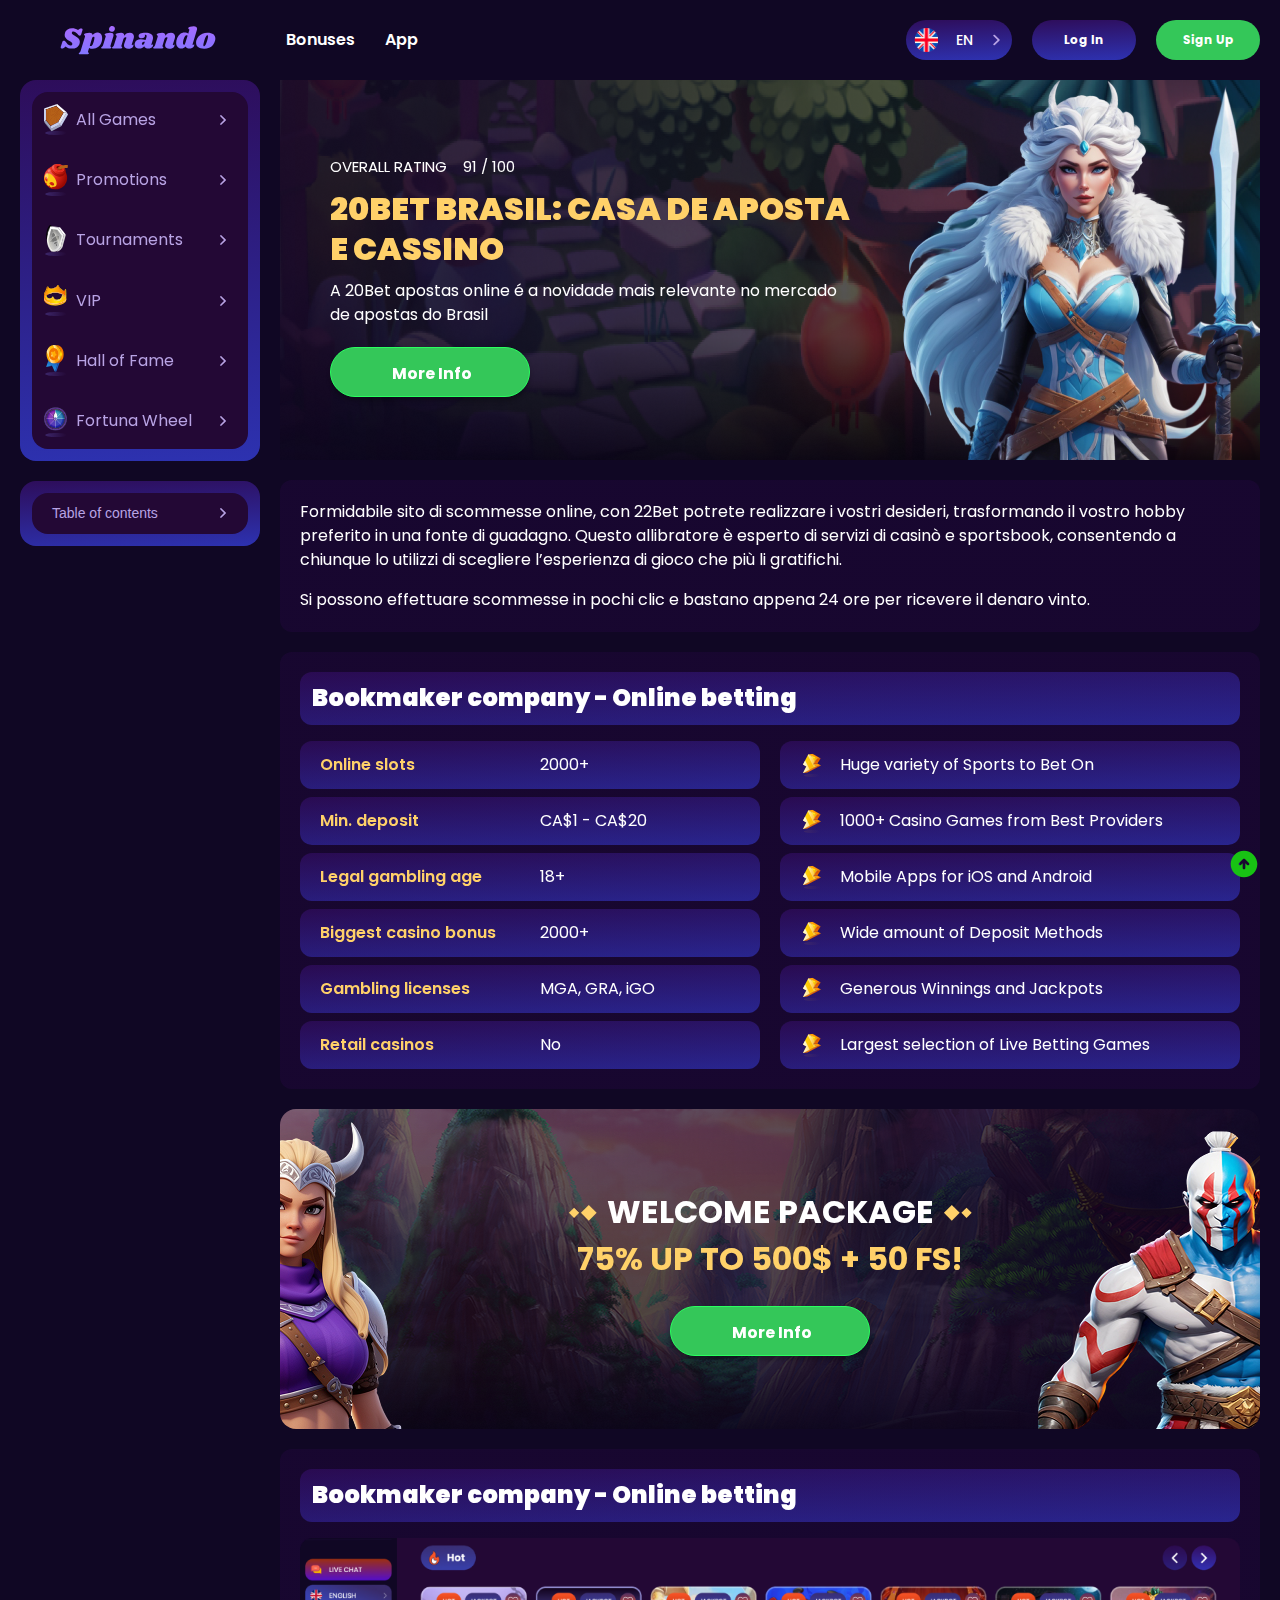
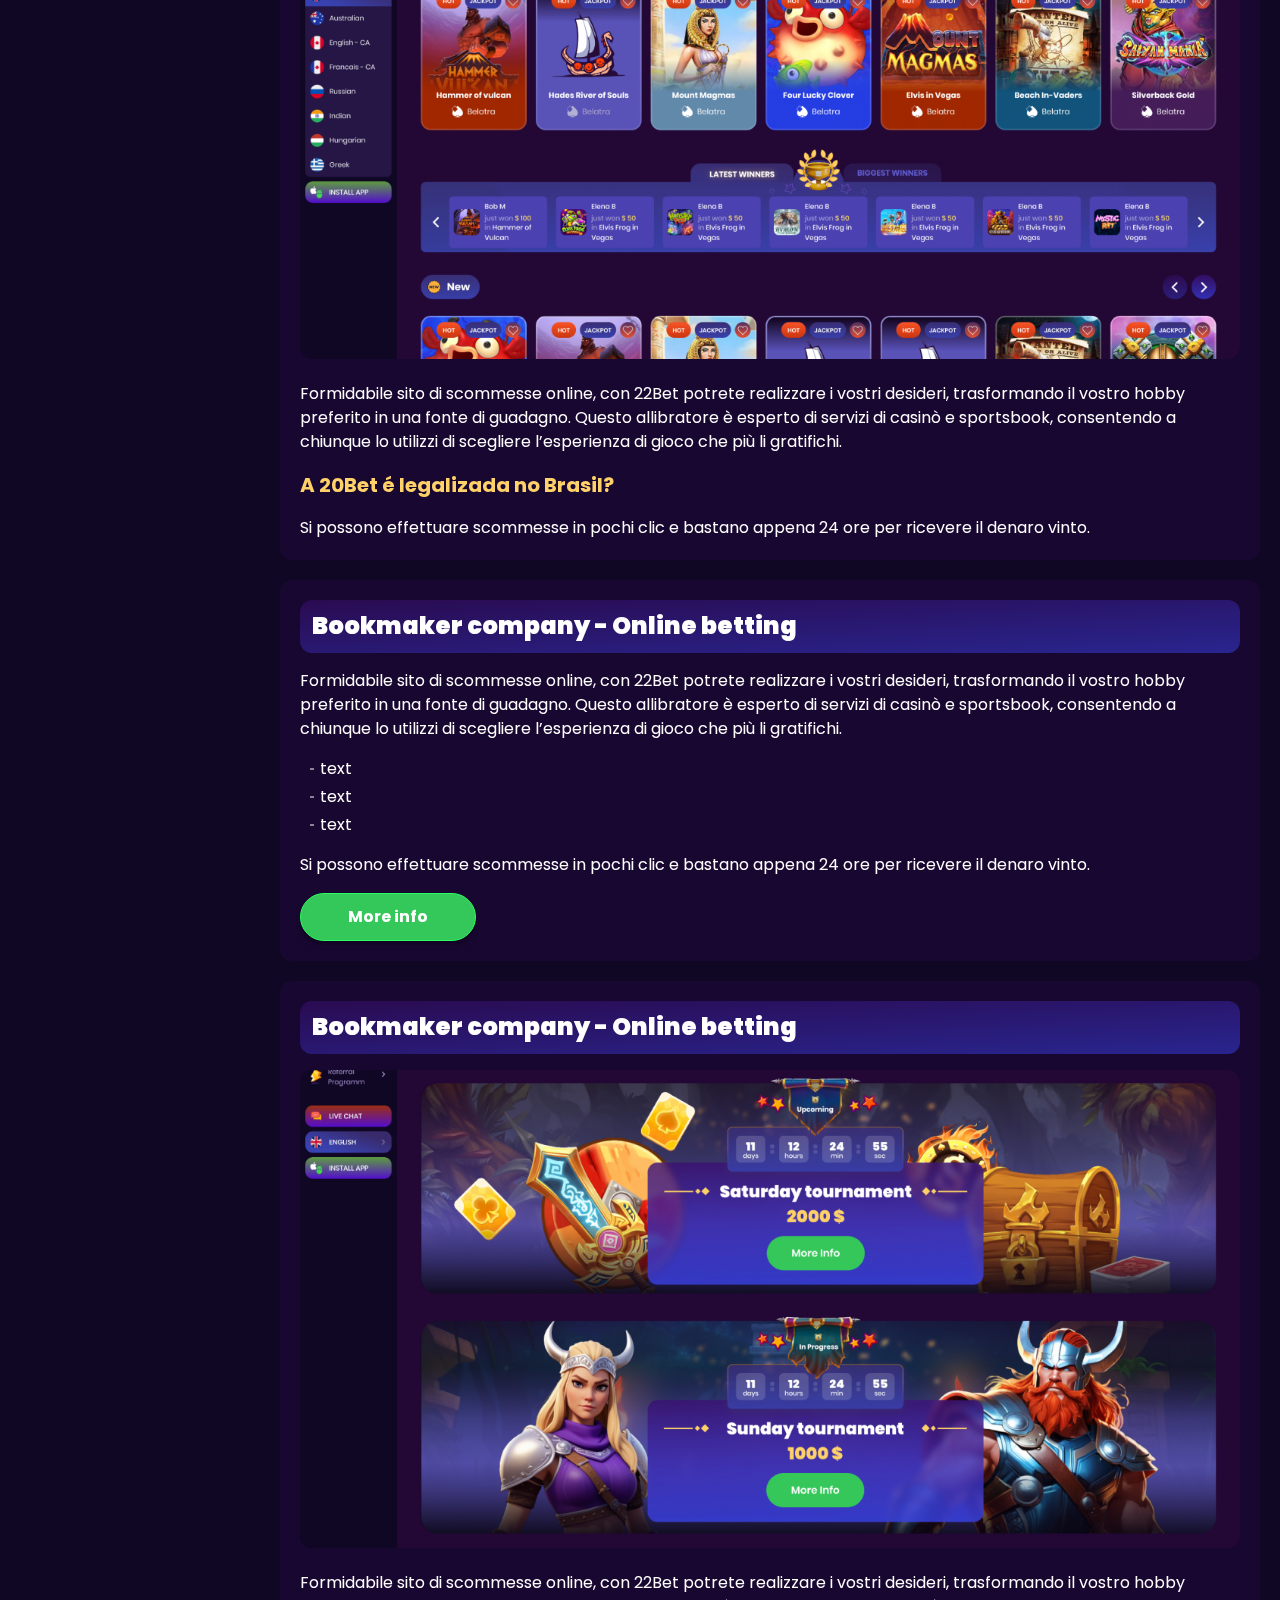
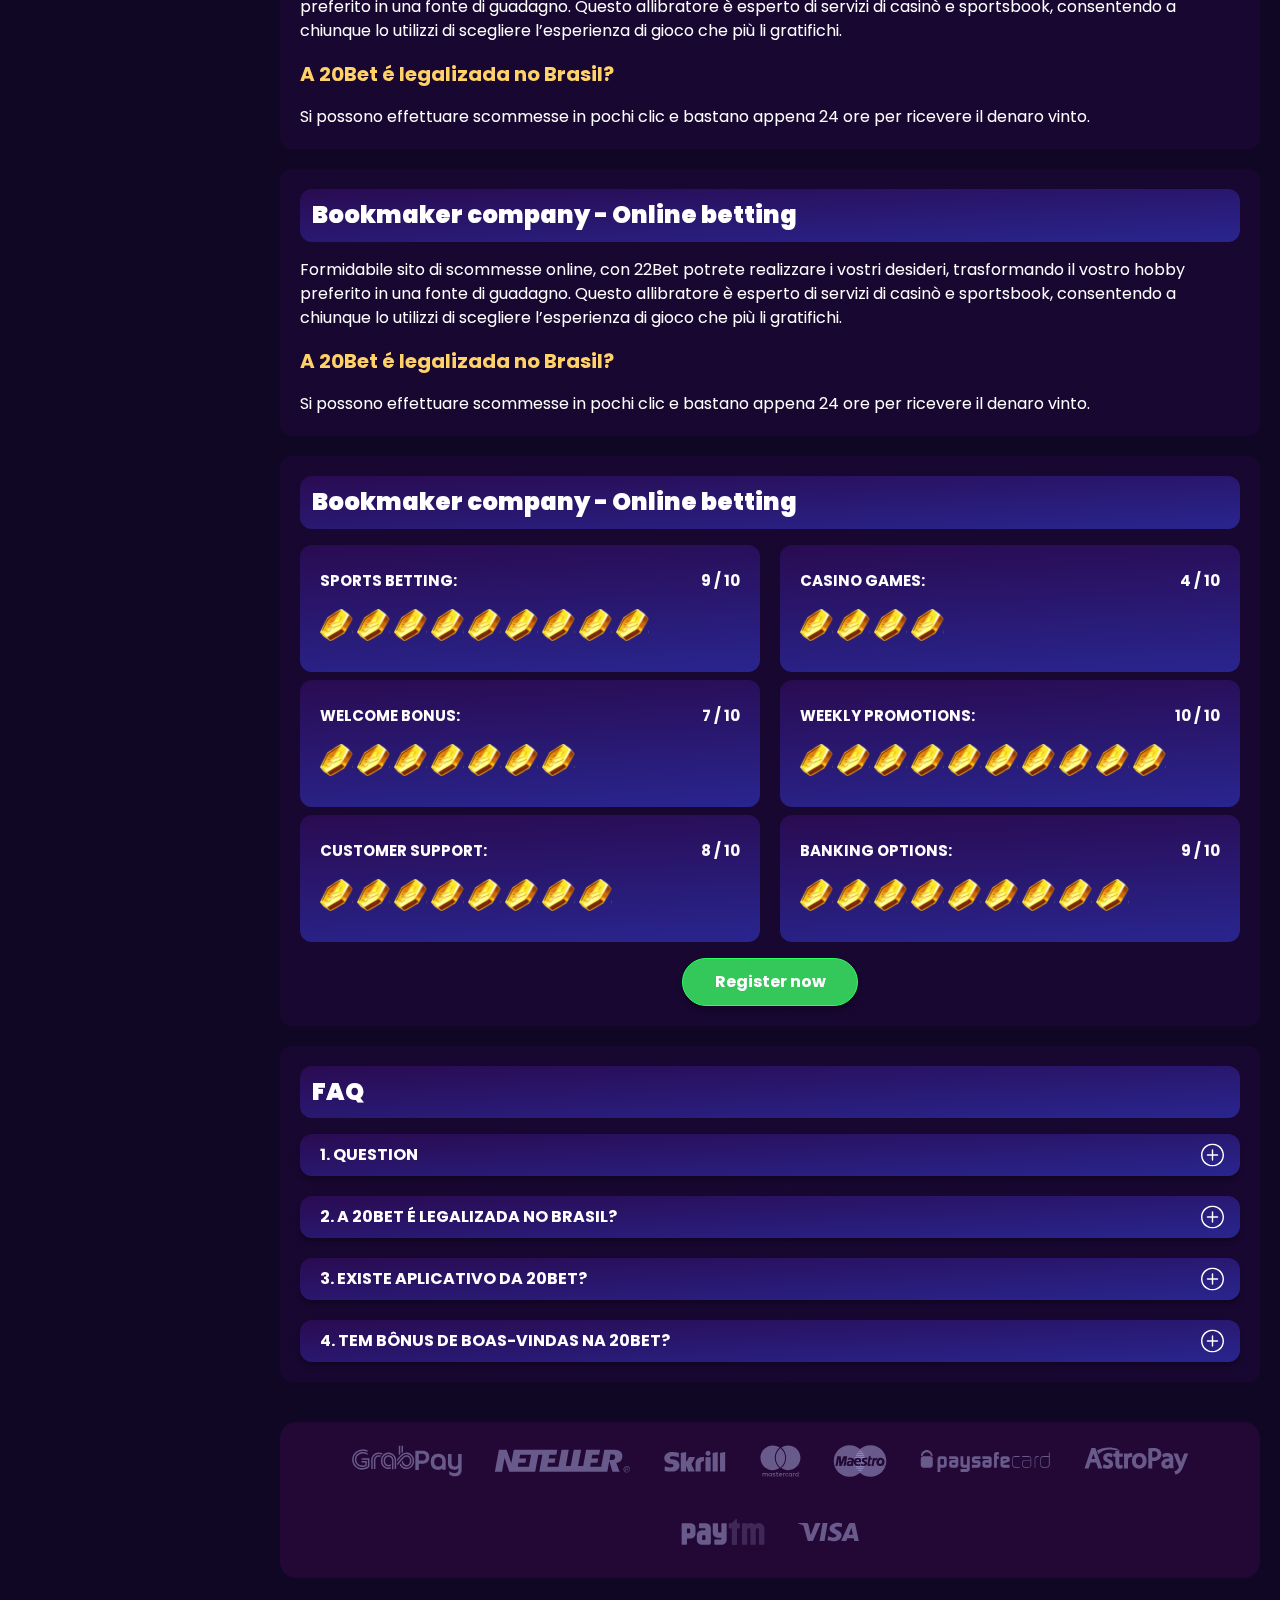
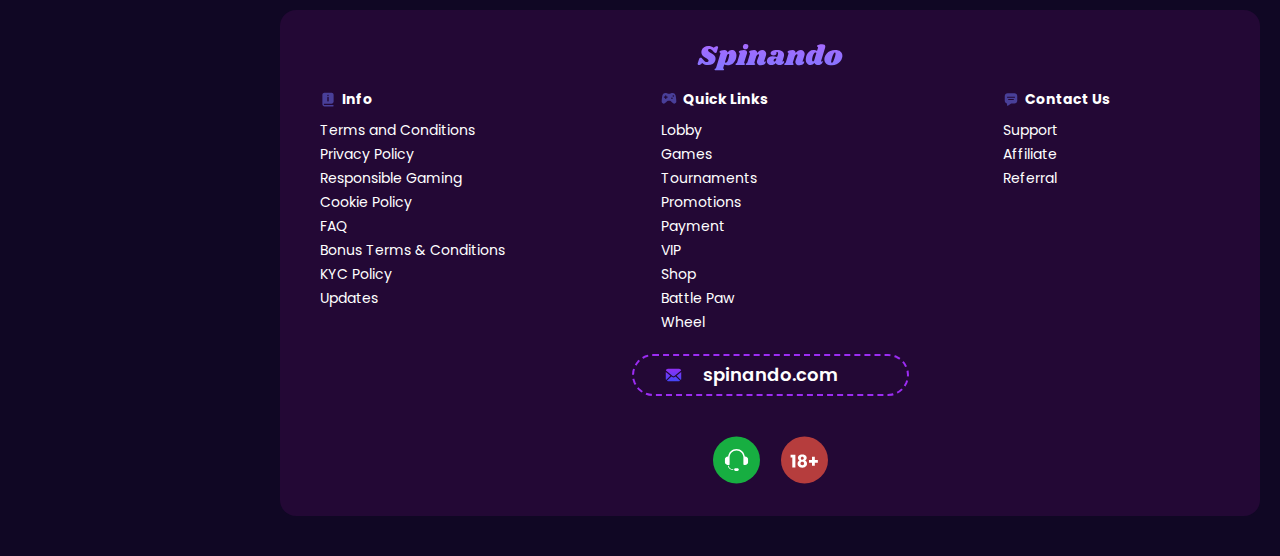
<file: index.html>
<!DOCTYPE html>
<html lang="eu">
  <head>
    <meta charset="UTF-8" />
    <meta name="viewport" content="width=device-width, initial-scale=1.0" />
    <title>20Bet Brasil: Casa de Aposta 
      e Cassino</title>
    <meta
      name="description"
      content=""
    />
    <meta property="og:site_name" content="Slotsgem Casino" />
    <meta
      property="og:title"
      content="Welcome Package"
    />
    <meta property="og:type" content="website" />
    <meta property="og:url" content="http://spinando.eu.com/" />
    <meta property="og:image" content />
    <meta property="og:image:alt" content />
    <meta property="og:locale" content="eu" />
    <meta
      property="og:description"
      content=""
    />
    <link rel="preconnect" href="https://fonts.googleapis.com" />
    <link rel="preconnect" href="https://fonts.gstatic.com" crossorigin />
    <link
      href="https://fonts.googleapis.com/css2?family=Poppins:wght@400;500;600;700;900&family=Roboto&family=Roboto+Condensed:ital,wght@0,100..900;1,100..900&display=swap"
      rel="stylesheet"
    />
    <link rel="stylesheet" href="./css/reset.css" />
    <link rel="stylesheet" href="./css/main.css" />
    <link rel="stylesheet" href="./css/media.css" />
    <link rel="icon" href="./images/favicon.ico" type="image/x-icon" />
    
     <script src="https://code.jquery.com/jquery-3.6.1.min.js" integrity="sha256-o88AwQnZB+VDvE9tvIXrMQaPlFFSUTR+nldQm1LuPXQ=" crossorigin="anonymous"></script>
  </head>
  <body>
    <header class="header">
      <section class="content header__content">
        <a href="./index.html" class="logo header__logo"
          ><img src="./images/logo.svg" alt="logo" title=""
        /></a>
        <button class="header__btn-menu">
          <svg
            width="16px"
            height="16px"
            viewBox="0 0 16 16"
            xmlns="http://www.w3.org/2000/svg"
          >
            <rect y="0" width="16" height="3" rx="1.5"></rect>
            <rect y="6.5" width="16" height="3" rx="1.5"></rect>
            <rect y="13" width="16" height="3" rx="1.5"></rect>
          </svg>
        </button>
        <nav class="menu header__menu">
          <ul class="header__menu-list">
            <li><a href="./bonus.html">Bonuses</a></li>
            <li><a href="./app.html">App</a></li>
          </ul>
          <div class="header__btn">
            <a
              href="#"
              class="header__button header__button-login header__btn-login"
              >Log in
            </a>
            <a
              href="#"
              class="header__button header__button-signin header__btn-signin"
              >Sign Up</a
            >
          </div>
          <div class="header__menu-contry">
            <ul>
            <li><a class="sidebar__country sidebar__country-menu " href="#">
              <span><img src="./images/flag.png" alt=" Flag" title /></span>
              <span>en</span>
            </a></li>
            <li><a href="#" class="sidebar__country sidebar__country-menu ">
              <span>
                <img src="./images/flag-de.png" alt="flag" title />
              </span>
              <span>de</span>
            </a>
          </li>
            <li><a href="#" class="sidebar__country sidebar__country-menu">
              <span>
                <img src="./images/flag-it.png" alt="flag" title />
              </span>
              <span>it</span>
            </a>
          </li>
           <li> <a href="#" class="sidebar__country sidebar__country-menu">
              <span>
                <img src="./images/flag-es.png" alt="flag" title />
              </span>
              <span>es</span>
            </a>
          </li>
           <li> <a href="#" class="sidebar__country sidebar__country-menu">
              <span>
                <img src="./images/flag-fi.png" alt="flag" title />
              </span>
              <span>fi</span>
            </a>
          </li>
          </ul>
          </div>
        </nav>
      
        <div class="header__language">
          <div class="header__flag-wrap">
            <a class="header__country" href="#">
              <span><img src="./images/flag.png" alt=" Flag" title /></span>
              <span>en</span>
            </a>
          </div>
          <div class="header__flag-menu">
            <ul>
              <li>
               
              </li>
              <li>
                <a href="#" class="header__flag-link">
                  <span>
                    <img src="./images/flag-de.png" alt="flag" title />
                  </span>
                  <span>de</span>
                </a>
              </li>
              <li>
                <a href="#" class="header__flag-link">
                  <span>
                    <img src="./images/flag-it.png" alt="flag" title />
                  </span>
                  <span>it</span>
                </a>
              </li>
              <li>
                <a href="#" class="header__flag-link">
                  <span>
                    <img src="./images/flag-es.png" alt="flag" title />
                  </span>
                  <span>es</span>
                </a>
              </li>
              <li>
                <a href="#" class="header__flag-link">
                  <span>
                    <img src="./images/flag-fi.png" alt="flag" title />
                  </span>
                  <span>fi</span>
                </a>
              </li>
             
            </ul>
          </div>
        </div>
        <a href="#" class="header__button header__button-login">Log in </a>
        <a href="#" class="header__button header__button-signin">Sign Up</a>
        
      </section>
    </header>
 <main class="main">
        <aside class="sidebar-wrapper">
            <section class="content sidebar">
              <nav class="menu sidebar__menu">
                
                <ul>
                  <li >
                    <a href="#" ><img class="icon-default" src="./images/sidebar/games.svg" alt=" Games"  title/>
                      All Games</a>
                    
                  </li>
                 
                  <li >
                    <a href="#" > <img class="icon-default" src="./images/sidebar/promotions.svg"  alt="Promotions"  title/>
                      
                      <span>Promotions</span></a>
                  </li> 
                  <li >
                    <a href="#" > <img class="icon-default" src="./images/sidebar/tournaments.svg"  alt="Promotions"  title/>
                      
                      <span>Tournaments</span></a>
                  </li>    
                  <li >
                    <a href="" ><img class="icon-default" src="./images/sidebar/vip.svg" alt="vip" title/>
                      VIP </a>
                  </li>
                  <li >
                    <a href="#" ><img class="icon-default" src="./images/sidebar/hall.svg" alt="Hall of Fame" title>
                     
                      Hall of Fame</a>
                  </li>
                  <li >
                    <a href="" ><img class="icon-default" src="./images/sidebar/fourtuna.svg" alt="vip" title/>
                      Fortuna Wheel </a>
                  </li>
                  
                </ul>

          
              </nav>
              
              <div class="sidebar__navigation">
                <button class="sidebar__links-button">
                  Table of contents
                </button>
                <div class="sidebar__links">
                  <ul class="sidebar__links-list">
                      <li ><a  href="#" title>Review </a></li>
                      <li ><a  href="#" title>Registration</a></li>
                      <li ><a  href="#" title>Layouts and navigation</a></li>
                      <li ><a  href="#" title>Betting</a></li>
                      <li ><a  href="#" title>Sports offers</a></li>
                      <li ><a  href="#" title>Sports betting</a></li>
                      <li ><a  href="#" title>Live stream</a></li>
                      <li ><a  href="#" title>Live betting</a></li>
                      <li ><a  href="#" title>Cash out</a></li>
                      
                  </ul>
                </div>
              </div>
            </section>
          </aside>
    
          <section class="content__wrapper">
            <section class="content hero hero__content">
              <div class="background hero__background">
                <img src="./images/main/bg-main.png" alt="hero" title />
              </div>
    
              <div class="hero__data">
                <div
                  class="hero__rating"
                  itemscope
                  itemtype="http://schema.org/Game"
                >
                  <p>Overall Rating</p>
                  <meta itemprop="name" content="http://spinando.eu.com/" />
                  <span
                    itemprop="aggregateRating"
                    itemscope
                    itemtype="http://schema.org/AggregateRating"
                  >
                    <span itemprop="ratingValue"> 91 </span>
                    <span> / </span>
                    <span itemprop="bestRating"> 100 </span>
                    <meta itemprop="reviewCount" content="100" />
                  </span>
                </div>
                <h1 class="title general hero__title">
                  20Bet Brasil: Casa de Aposta 
                  e Cassino
                </h1>
                <p class="hero__text">A 20Bet apostas online é a novidade mais relevante 
                  no mercado de apostas do Brasil</p>
                <a href="#" class="button hero__button">More Info</a>
              </div>
            </section>
            <section class="content page-nav">
              <div class="page-nav-button sidebar__links-button">
                Table of contents
              </div>
              <ul class="page-nav-list sidebar__links-list">
               
                <li ><a  href="#" title>Review </a></li>
                      <li ><a  href="#" title>Registration</a></li>
                      <li ><a  href="#" title>Layouts and navigation</a></li>
                      <li ><a  href="#" title>Betting</a></li>
                      <li ><a  href="#" title>Sports offers</a></li>
                      <li ><a  href="#" title>Sports betting</a></li>
                      <li ><a  href="#" title>Live stream</a></li>
                      <li ><a  href="#" title>Live betting</a></li>
                      <li ><a  href="#" title>Cash out</a></li>
              </ul>
            </section>
            <section class="content article ">
          
                <p >
                  Formidabile sito di scommesse online, con 22Bet potrete realizzare i
                  vostri desideri, trasformando il vostro hobby preferito in una fonte
                  di guadagno. Questo allibratore è esperto di servizi di casinò e
                  sportsbook, consentendo a chiunque lo utilizzi di scegliere
                  l’esperienza di gioco che più li gratifichi.
                </p>
            
                <p >
                  Si possono effettuare scommesse in pochi clic e bastano appena 24 ore
                  per ricevere il denaro vinto.
                </p>
              </section>
              <section class="content features">
                <h2 class="title high features__title">Bookmaker company - Online betting </h2>
                  <div class="features__list">
                    <table class="about__table">
                      <tbody class="about__group">
                        
                          <tr>
                          <td>Online slots</td>
                          <td>2000+</td>
                         </tr>
                         
                         <tr>
                          <td>Min. deposit</td>
                          <td>CA$1 - CA$20</td>
                         </tr>
                         <tr>
                          <td>Legal gambling age</td>
                          <td>18+</td>
                        </tr>
                       
                          <tr>
                            <td>Biggest casino bonus</td>
                            <td>2000+</td>
                           </tr>
                          <tr>
                            <td>Gambling licenses</td>
                            <td>MGA, GRA, iGO</td>
                          </tr>
                          <tr>
                            <td>Retail casinos</td>
                            <td>No</td>
                          </tr>
                        </div>
                      </tbody>
                    </table>
                    <div class="features__info">
                    <ul >
                      <li class="features__item">
                              Huge variety of Sports to Bet On
                      </li>
                      <li>
                        1000+ Casino Games from Best Providers
                      </li>
                      <li>
                        Mobile Apps for iOS and Android
                      </li>
                    
                   
                      <li>
                        Wide amount of Deposit Methods
                      </li>
                      <li>
                        Generous Winnings and Jackpots
                      </li>
                      <li>
                       Largest selection of Live Betting Games
                      </li>
                    </ul>
                   </div>
                  </div>
              </section> 
              <section class="content banner">
                <div class="background banner__background">
                  
                  <img src="./images/main/banner-main.png" alt="banner" title />
                </div>
                <div class="banner__info">
                  <h2 class="title high banner__title-main">
                    <strong>Welcome Package </strong>75% up to 500$ + 50 FS!
                  </h2>
                  <a href="#" class="button banner__button">More Info</a>
                </div>
              </section>
             <section class=" content article">
                <h2 class="article__title high title">Bookmaker company - Online betting</h2>
                <div class="images">
                  <img
                  src="./images/main/image1-main.png"
                  alt="images" title
                  class=""
                  
                />
                </div>
                <p class="">
                  Formidabile sito di scommesse online, con 22Bet potrete realizzare i
                  vostri desideri, trasformando il vostro hobby preferito in una fonte
                  di guadagno. Questo allibratore è esperto di servizi di casinò e
                  sportsbook, consentendo a chiunque lo utilizzi di scegliere
                  l’esperienza di gioco che più li gratifichi.
                </p>
                <h3>A 20Bet é legalizada no Brasil?</h3>
                <p >
                  Si possono effettuare scommesse in pochi clic e bastano appena 24 ore
                  per ricevere il denaro vinto.
                </p>
               
              </section>
              <section class=" content article ">
                <h2 class="article__title high title">Bookmaker company - Online betting</h2>
                <p >
                  Formidabile sito di scommesse online, con 22Bet potrete realizzare i
                  vostri desideri, trasformando il vostro hobby preferito in una fonte
                  di guadagno. Questo allibratore è esperto di servizi di casinò e
                  sportsbook, consentendo a chiunque lo utilizzi di scegliere
                  l’esperienza di gioco che più li gratifichi.
                </p>
                <ul>
                  <li >text</li>
                  <li >text</li>
                  <li >text</li>
                </ul>
                <p >
                  Si possono effettuare scommesse in pochi clic e bastano appena 24 ore
                  per ricevere il denaro vinto.
                </p>
                
                <a href="#" class="button  article__button">More info</a>
              </section>
              <section class=" content article">
                <h2 class="article__title high title">Bookmaker company - Online betting</h2>
                  <div class="images">
                    <img
                    src="./images/main/image2-main.png"
                    alt="images" title
                    class=""
                    
                  />
                  </div>
                <p class="">
                  Formidabile sito di scommesse online, con 22Bet potrete realizzare i
                  vostri desideri, trasformando il vostro hobby preferito in una fonte
                  di guadagno. Questo allibratore è esperto di servizi di casinò e
                  sportsbook, consentendo a chiunque lo utilizzi di scegliere
                  l’esperienza di gioco che più li gratifichi.
                </p>
                <h3>A 20Bet é legalizada no Brasil?</h3>
                <p >
                  Si possono effettuare scommesse in pochi clic e bastano appena 24 ore
                  per ricevere il denaro vinto.
                </p>
               
              </section>
              <section class=" content article ">
                <h2 class="article__title high title">Bookmaker company - Online betting</h2>
                <p >
                  Formidabile sito di scommesse online, con 22Bet potrete realizzare i
                  vostri desideri, trasformando il vostro hobby preferito in una fonte
                  di guadagno. Questo allibratore è esperto di servizi di casinò e
                  sportsbook, consentendo a chiunque lo utilizzi di scegliere
                  l’esperienza di gioco che più li gratifichi.
                </p>
                
                <h3>A 20Bet é legalizada no Brasil?</h3>
                
                <p >
                  Si possono effettuare scommesse in pochi clic e bastano appena 24 ore
                  per ricevere il denaro vinto.
                </p>
               
              </section>
             <section class="content ratings ">
                
              <h2 class="ratings__title high title">Bookmaker company - Online betting</h2> 
              <div class="ratings__content">
                <ul class="ratings__list">
                  <li>
                    
                    <div  class="ratings__info">
                     
                      <span class="ratings__data">
                        <span>9</span>
                        <span>/</span>
                        <span>10</span>
                      </span>
                      <p>Sports betting:</p>
                    </div>
                    <div class="ratings__img">
                      <img src="./images/main/ratings-icon.svg" alt="ratings" title>
                      <img src="./images/main/ratings-icon.svg" alt="ratings" title>
                      <img src="./images/main/ratings-icon.svg" alt="ratings" title>
                      <img src="./images/main/ratings-icon.svg" alt="ratings" title>
                      <img src="./images/main/ratings-icon.svg" alt="ratings" title>
                      <img src="./images/main/ratings-icon.svg" alt="ratings" title>
                      <img src="./images/main/ratings-icon.svg" alt="ratings" title>
                      <img src="./images/main/ratings-icon.svg" alt="ratings" title>
                      <img src="./images/main/ratings-icon.svg" alt="ratings" title>
                      
                      
                    </div>
                  </li>
                  <li>
                    
                    <div class="ratings__info">
                      <span class="ratings__data">
                        <span>7</span>
                        <span>/</span>
                        <span>10</span>
                      </span>
                      <p>Welcome Bonus:
                      </p>
    
                    </div>
                    <div class="ratings__img">
                      <img src="./images/main/ratings-icon.svg" alt="ratings" title>
                      <img src="./images/main/ratings-icon.svg" alt="ratings" title>
                      <img src="./images/main/ratings-icon.svg" alt="ratings" title>
                      <img src="./images/main/ratings-icon.svg" alt="ratings" title>
                      <img src="./images/main/ratings-icon.svg" alt="ratings" title>
                    <img src="./images/main/ratings-icon.svg" alt="ratings" title>
                    <img src="./images/main/ratings-icon.svg" alt="ratings" title>
                     
                    </div>
                  </li>
                  <li>
                    
                    <div class="ratings__info">
                      <span class="ratings__data">
                        <span>8</span>
                        <span>/</span>
                        <span>10</span>
                      </span>
                      <p>Customer support:</p>
                    
                    </div>
                    <div class="ratings__img">
                      <img src="./images/main/ratings-icon.svg" alt="ratings" title>
                      <img src="./images/main/ratings-icon.svg" alt="ratings" title>
                      <img src="./images/main/ratings-icon.svg" alt="ratings" title>
                      <img src="./images/main/ratings-icon.svg" alt="ratings" title>
                      <img src="./images/main/ratings-icon.svg" alt="ratings" title>
                      <img src="./images/main/ratings-icon.svg" alt="ratings" title>
                      <img src="./images/main/ratings-icon.svg" alt="ratings" title>
                      <img src="./images/main/ratings-icon.svg" alt="ratings" title>
                      
                    </div>  
                </li>
                </ul>
                <ul class="ratings__list">
                <li>
                 
                  <div class="ratings__info">
                    <span class="ratings__data">
                      <span>4</span>
                      <span>/</span>
                      <span>10</span>
                    </span>
                    <p>Casino games:</p>
                  
                  </div>
                  <div class="ratings__img">
                    <img src="./images/main/ratings-icon.svg" alt="ratings" title>
                    <img src="./images/main/ratings-icon.svg" alt="ratings" title>
                    <img src="./images/main/ratings-icon.svg" alt="ratings" title>
                    <img src="./images/main/ratings-icon.svg" alt="ratings" title>
                    
                   
                  </div>
                 
                </li>
                  <li>
                    
                    <div class="ratings__info">
                      <span class="ratings__data">
                        <span>10</span>
                        <span>/</span>
                        <span>10</span>
                      </span>
                      <p>Weekly Promotions:
                      </p> 
                    </div>
                    <div class="ratings__img">
                      <img src="./images/main/ratings-icon.svg" alt="ratings" title>
                    <img src="./images/main/ratings-icon.svg" alt="ratings" title>
                    <img src="./images/main/ratings-icon.svg" alt="ratings" title>
                    <img src="./images/main/ratings-icon.svg" alt="ratings" title>
                    <img src="./images/main/ratings-icon.svg" alt="ratings" title>
                    <img src="./images/main/ratings-icon.svg" alt="ratings" title>
                    <img src="./images/main/ratings-icon.svg" alt="ratings" title>
                    <img src="./images/main/ratings-icon.svg" alt="ratings" title>
                    <img src="./images/main/ratings-icon.svg" alt="ratings" title>
                    <img src="./images/main/ratings-icon.svg" alt="ratings" title>
                    </div>   
                  </li>
                 
    
                 
                <li>
                  
                  <div class="ratings__info">
                    <span class="ratings__data">
                      <span>9</span>
                      <span>/</span>
                      <span>10</span>
                    </span>
                    <p>Banking Options:</p>
                   
                  </div> 
                  <div class="ratings__img">
                    <img src="./images/main/ratings-icon.svg" alt="ratings" title>
                    <img src="./images/main/ratings-icon.svg" alt="ratings" title>
                    <img src="./images/main/ratings-icon.svg" alt="ratings" title>
                    <img src="./images/main/ratings-icon.svg" alt="ratings" title>
                    <img src="./images/main/ratings-icon.svg" alt="ratings" title>
                    <img src="./images/main/ratings-icon.svg" alt="ratings" title>
                    <img src="./images/main/ratings-icon.svg" alt="ratings" title>
                    <img src="./images/main/ratings-icon.svg" alt="ratings" title>
                    <img src="./images/main/ratings-icon.svg" alt="ratings" title>
                    
                  </div>
                </li> 
              
                </ul>
               
              </div>
            
              <a href="#" class="button ratings__button">Register now</a>
              </section>
               <section class="content faq ">
                <h2 class="title high faq__title ">FAQ</h2>
                <ul class="faq__list " itemscope itemtype="https://schema.org/FAQPage">
                  <li class="faq__item"  itemscope itemprop="mainEntity" itemtype="https://schema.org/Question">
                    <h3 class="title medium faq__subtitle js-button-expander"  itemprop="name">1. Question
                     </h3>
                    <div  class="faq__answer js-expand-content" itemscope  itemprop="acceptedAnswer" itemtype="https://schema.org/Answer">
                      <p  itemprop="text">
                        Sim, a casa de apostas tem licença emitida por Curaçao, que é reconhecida no Brasil e a permite atuar por aqui.
                      </p>
                    </div>
                  </li>
                  <li class="faq__item"  itemscope itemprop="mainEntity" itemtype="https://schema.org/Question">
                    <h3 class="title medium faq__subtitle js-button-expander"  itemprop="name">2. A 20Bet é legalizada no Brasil?
                     </h3>
                    <div  class="faq__answer js-expand-content" itemscope  itemprop="acceptedAnswer" itemtype="https://schema.org/Answer">
                      <p  itemprop="text">
                        Sim, a casa de apostas tem licença emitida por Curaçao, que é reconhecida no Brasil e a permite atuar por aqui.
                      </p>
                    </div>
                  </li>
                  <li class="faq__item"  itemscope itemprop="mainEntity" itemtype="https://schema.org/Question">
                    <h3 class="title medium faq__subtitle js-button-expander"  itemprop="name">3. Existe aplicativo da 20Bet?
                     </h3>
                    <div  class="faq__answer js-expand-content" itemscope  itemprop="acceptedAnswer" itemtype="https://schema.org/Answer">
                      <p  itemprop="text">
                        Sim, disponível para sistemas operacionais iOS e Android.
                      </p>
                    </div>
                  </li>
                  <li class="faq__item"  itemscope itemprop="mainEntity" itemtype="https://schema.org/Question">
                    <h3 class="title medium faq__subtitle js-button-expander"  itemprop="name">4. Tem bônus de boas-vindas na 20Bet?</h3>
                    <div class="faq__answer js-expand-content" itemscope  itemprop="acceptedAnswer" itemtype="https://schema.org/Answer">
                      <p  itemprop="text">
                        O pacote especial para novos usuários da 20Bet paga 100% sobre o primeiro depósito, com limite de 600 BRL.
                      </p>
                    </div>
                  </li> 
                  
                  
                </ul>
              </section> 
              <div class=""  onclick="scrollToTop()">
                <button class="main__arrow" id="scrollToTopBtn"></button>
              </div> 
          </section>
    
    </main> 
    <footer class="footer">
      <section class="content footer__content">
        <ul class="footer__cards">
         
          <li>
            <a href="#"
              ><img src="./images/grabpay.svg" alt="cards" title
            /></a>
          </li>
          <li>
            <a href="#"><img src="./images/neteller.svg" alt="cards" title /></a>
          </li>
          <li>
            <a href="#"><img src="./images/scrill.svg" alt="cards" title /></a>
          </li>
          <li>
            <a href="#"><img src="./images/mastercard.svg" alt="cards" title /></a>
          </li>
          <li>
            <a href="#"><img src="./images/maestro.svg" alt="cards" title /></a>
          </li>
          <li>
            <a href="#"><img src="./images/paysafecard.svg" alt="cards" title /></a>
          </li>
          <li>
            <a href="#"><img src="./images/astropay.svg" alt="cards" title /></a>
          </li>
          <li>
            <a href="#"><img src="./images/paytm.svg" alt="cards" title /></a>
          </li>
          
          <li>
            <a href="#"><img src="./images/visa.svg" alt="cards" title /></a>
          </li>
        </ul>
       <div class="footer__wrapper">
        <a href="./index.html" class="logo footer__logo"
        ><img src="./images/logo.svg" alt="logo" title=""
      /></a>
        <ul class="footer__menu">
          <li>
            <div>Info</div>
            <ul class="footer__info">
              <li><a href="#">Terms and Conditions
              </a></li>
              <li><a href="#">Privacy Policy</a></li>
              <li><a href="#">Responsible Gaming</a></li>
              <li><a href="#">Cookie Policy</a></li>
              <li><a href="#">FAQ</a></li>
              <li><a href="#">Bonus Terms & Conditions</a></li>
              <li><a href="#">KYC Policy</a></li>
              <li><a href="#">Updates</a></li>
            
            </ul>
          </li>
          
          <li>
            <div>Quick Links</div>
            <ul class="footer__info">
              <li><a href="#">Lobby</a></li>
              <li><a href="#">Games</a></li>
              <li><a href="#">Tournaments</a></li>
              <li><a href="#">Promotions</a></li>
              <li><a href="#">Payment</a></li>
              <li><a href="#">VIP</a></li>
              <li><a href="#">Shop</a></li>
              <li><a href="#">Battle Paw</a></li>
              <li><a href="#">Wheel</a></li>
            </ul>
          </li>
          <li>
            <div>Contact Us
            </div>
            <ul class="footer__info">
              <li><a href="#" >Support</a></li>
              <li><a href="#">Affiliate</a></li>
              <li><a href="#">Referral</a></li>
            </ul>
          </li>
        </ul>
        <div class="footer__wrapp">
          
          <a href="#" class="footer__link">
            spinando.com
          </a>
          <div class="footer__btn">
            <img src="./images/support.svg" alt="support" title />
          <img src="./images/age.svg" alt="age" title />
          </div>
        </div>
       </div>
       
       
      </section>
    </footer>
    <script src="./js/sidebar.js" defer></script>
    <script src="./js/arrowUp.js" defer></script>
    <script src="./js/expander.js" defer></script>
    <script src="./js/mobile-menu.js" defer></script>
    <script src="./js/flag.js" defer></script>

  </body>
</html>
</file>
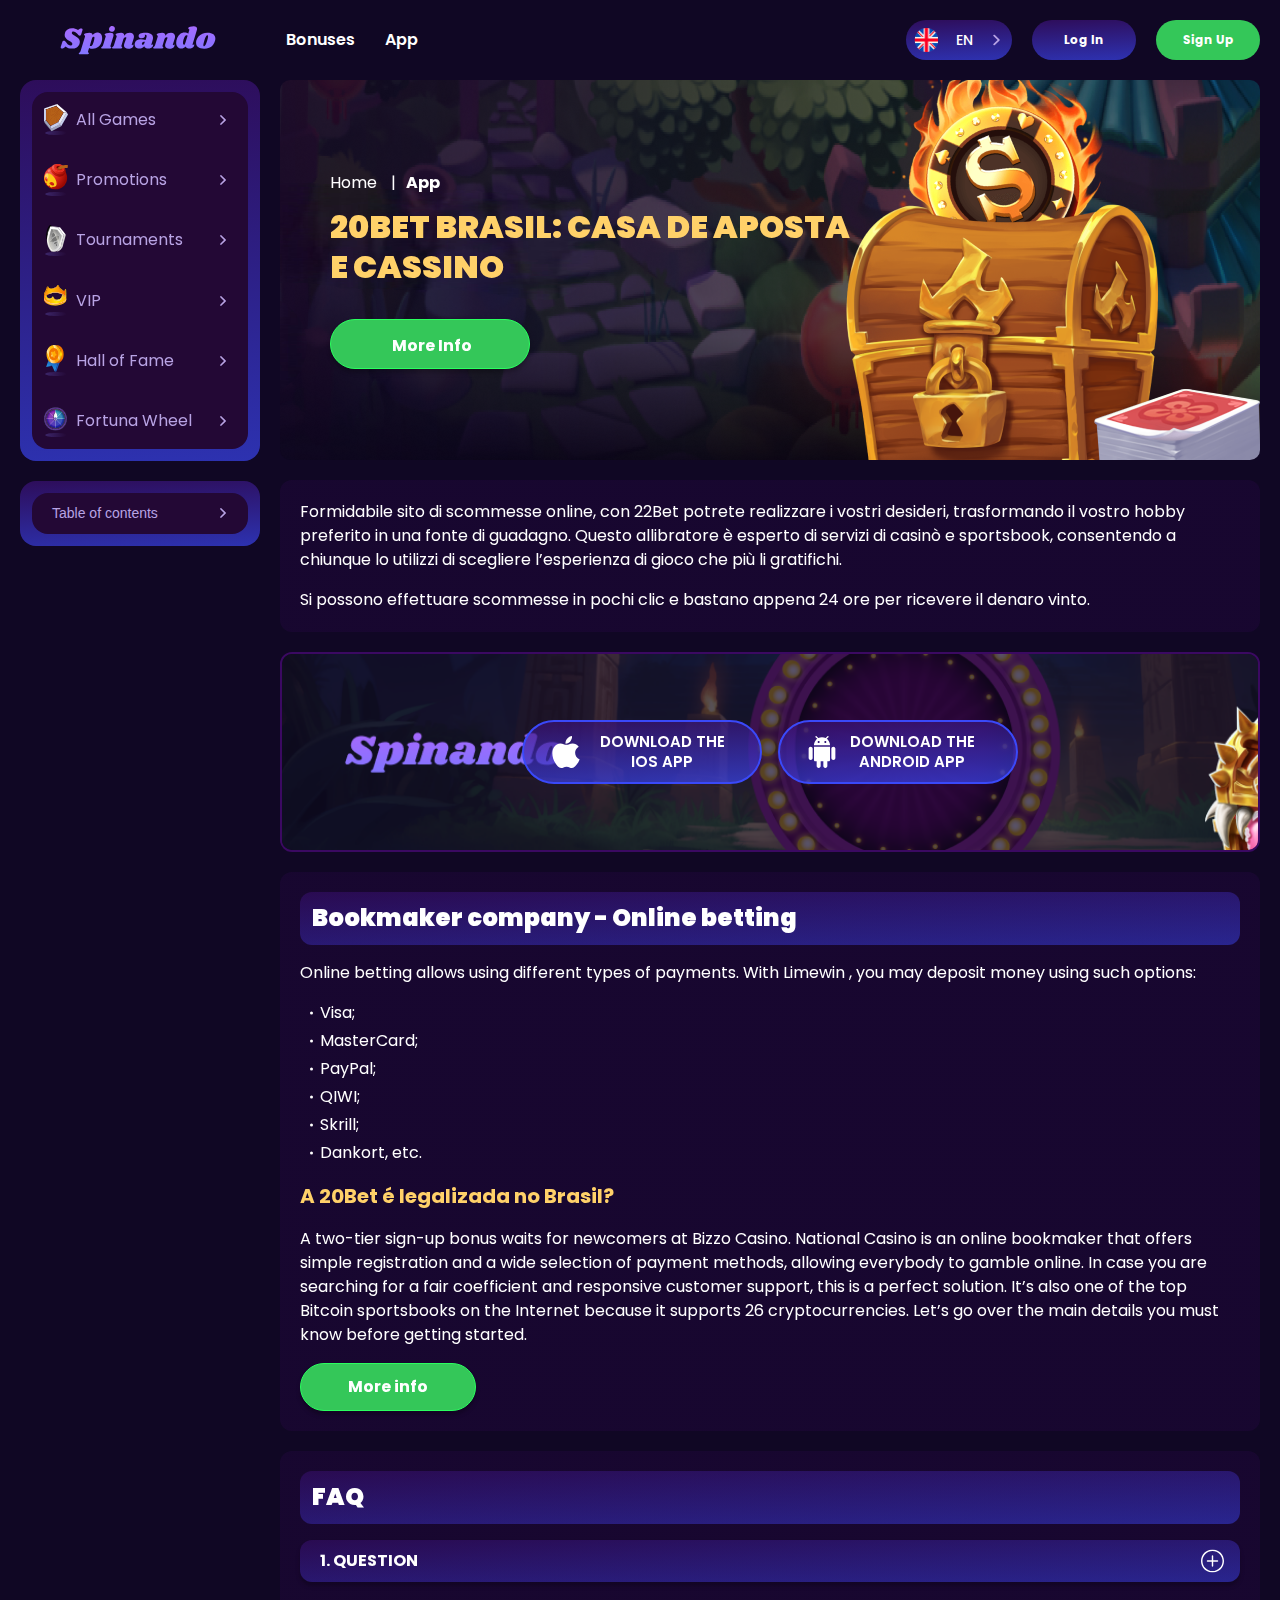
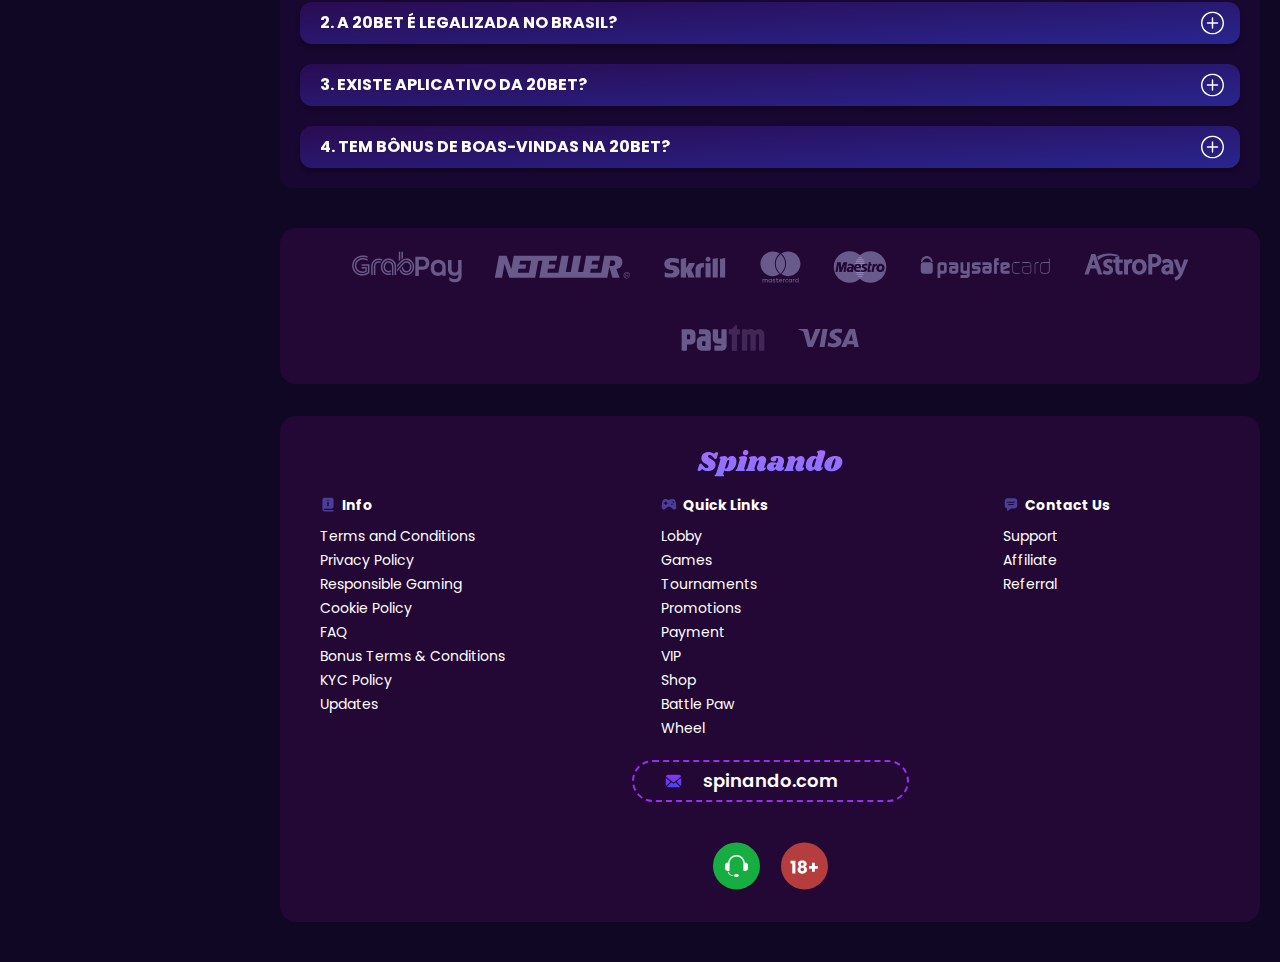
<file: app.html>
<!DOCTYPE html>
<html lang="eu">
  <head>
    <meta charset="UTF-8" />
    <meta name="viewport" content="width=device-width, initial-scale=1.0" />
    <title>20Bet Brasil: Casa de Aposta 
      e Cassino</title>
    <meta
      name="description"
      content=""
    />
    <meta property="og:site_name" content="Slotsgem Casino" />
    <meta
      property="og:title"
      content="Welcome Package"
    />
    <meta property="og:type" content="website" />
    <meta property="og:url" content="http://spinando.eu.com/" />
    <meta property="og:image" content />
    <meta property="og:image:alt" content />
    <meta property="og:locale" content="eu" />
    <meta
      property="og:description"
      content=""
    />
    <link rel="preconnect" href="https://fonts.googleapis.com" />
    <link rel="preconnect" href="https://fonts.gstatic.com" crossorigin />
    <link
      href="https://fonts.googleapis.com/css2?family=Poppins:wght@400;500;600;700;900&family=Roboto&family=Roboto+Condensed:ital,wght@0,100..900;1,100..900&display=swap"
      rel="stylesheet"
    />
    <link rel="stylesheet" href="./css/reset.css" />
    <link rel="stylesheet" href="./css/main.css" />
    <link rel="stylesheet" href="./css/media.css" />
    <link rel="icon" href="./images/favicon.ico" type="image/x-icon" />
    <script
      src="https://code.jquery.com/jquery-3.6.1.min.js"
      integrity="sha256-o88AwQnZB+VDvE9tvIXrMQaPlFFSUTR+nldQm1LuPXQ="
      crossorigin="anonymous"
    ></script>
  </head>
  <body>
    <header class="header">
      <section class="content header__content">
        <a href="./index.html" class="logo header__logo"
          ><img src="./images/logo.svg" alt="logo" title=""
        /></a>
        <button class="header__btn-menu">
          <svg
            width="16px"
            height="16px"
            viewBox="0 0 16 16"
            xmlns="http://www.w3.org/2000/svg"
          >
            <rect y="0" width="16" height="3" rx="1.5"></rect>
            <rect y="6.5" width="16" height="3" rx="1.5"></rect>
            <rect y="13" width="16" height="3" rx="1.5"></rect>
          </svg>
        </button>
        <nav class="menu header__menu">
          <ul class="header__menu-list">
            <li><a href="./bonus.html">Bonuses</a></li>
            <li><a href="./app.html">App</a></li>
          </ul>
          <div class="header__btn">
            <a
              href="#"
              class="header__button header__button-login header__btn-login"
              >Log in
            </a>
            <a
              href="#"
              class="header__button header__button-signin header__btn-signin"
              >Sign Up</a
            >
          </div>
          <div class="header__menu-contry">
            <ul>
            <li><a class="sidebar__country sidebar__country-menu " href="#">
              <span><img src="./images/flag.png" alt=" Flag" title /></span>
              <span>en</span>
            </a></li>
            <li><a href="#" class="sidebar__country sidebar__country-menu ">
              <span>
                <img src="./images/flag-de.png" alt="flag" title />
              </span>
              <span>de</span>
            </a>
          </li>
            <li><a href="#" class="sidebar__country sidebar__country-menu">
              <span>
                <img src="./images/flag-it.png" alt="flag" title />
              </span>
              <span>it</span>
            </a>
          </li>
           <li> <a href="#" class="sidebar__country sidebar__country-menu">
              <span>
                <img src="./images/flag-es.png" alt="flag" title />
              </span>
              <span>es</span>
            </a>
          </li>
           <li> <a href="#" class="sidebar__country sidebar__country-menu">
              <span>
                <img src="./images/flag-fi.png" alt="flag" title />
              </span>
              <span>fi</span>
            </a>
          </li>
          </ul>
          </div>
        </nav>
        <div class="header__language">
          <div class="header__flag-wrap">
            <a class="header__country" href="#">
              <span><img src="./images/flag.png" alt=" Flag" title /></span>
              <span>en</span>
            </a>
          </div>
          <div class="header__flag-menu">
            <ul>
              <li>
               
              </li>
              <li>
                <a href="#" class="header__flag-link">
                  <span>
                    <img src="./images/flag-de.png" alt="flag" title />
                  </span>
                  <span>de</span>
                </a>
              </li>
              <li>
                <a href="#" class="header__flag-link">
                  <span>
                    <img src="./images/flag-it.png" alt="flag" title />
                  </span>
                  <span>it</span>
                </a>
              </li>
              <li>
                <a href="#" class="header__flag-link">
                  <span>
                    <img src="./images/flag-es.png" alt="flag" title />
                  </span>
                  <span>es</span>
                </a>
              </li>
              <li>
                <a href="#" class="header__flag-link">
                  <span>
                    <img src="./images/flag-fi.png" alt="flag" title />
                  </span>
                  <span>fi</span>
                </a>
              </li>
             
            </ul>
          </div>
        </div>
        <a href="#" class="header__button header__button-login">Log in </a>
        <a href="#" class="header__button header__button-signin">Sign Up</a>

        
      </section>
    </header>
    <main class="main main-page">
     
      <section class="main__wrap main__wrap-page">
        <aside class="sidebar-wrapper">
          <section class="content sidebar">
            <nav class="menu sidebar__menu">
              
              <ul>
                <li >
                  <a href="#" ><img class="icon-default" src="./images/sidebar/games.svg" alt=" Games"  title/>
                    All Games</a>
                  
                </li>
               
                <li >
                  <a href="#" > <img class="icon-default" src="./images/sidebar/promotions.svg"  alt="Promotions"  title/>
                    
                    <span>Promotions</span></a>
                </li> 
                <li >
                  <a href="#" > <img class="icon-default" src="./images/sidebar/tournaments.svg"  alt="Promotions"  title/>
                    
                    <span>Tournaments</span></a>
                </li>    
                <li >
                  <a href="" ><img class="icon-default" src="./images/sidebar/vip.svg" alt="vip" title/>
                    VIP </a>
                </li>
                <li >
                  <a href="#" ><img class="icon-default" src="./images/sidebar/hall.svg" alt="Hall of Fame" title>
                   
                    Hall of Fame</a>
                </li>
                <li >
                  <a href="" ><img class="icon-default" src="./images/sidebar/fourtuna.svg" alt="vip" title/>
                    Fortuna Wheel </a>
                </li>
                
              </ul>

        
            </nav>
            
            <div class="sidebar__navigation">
              <button class="sidebar__links-button">
                Table of contents
              </button>
              <div class="sidebar__links">
                <ul class="sidebar__links-list">
                    <li ><a  href="#" title>Review </a></li>
                    <li ><a  href="#" title>Registration</a></li>
                    <li ><a  href="#" title>Layouts and navigation</a></li>
                    <li ><a  href="#" title>Betting</a></li>
                    <li ><a  href="#" title>Sports offers</a></li>
                    <li ><a  href="#" title>Sports betting</a></li>
                    <li ><a  href="#" title>Live stream</a></li>
                    <li ><a  href="#" title>Live betting</a></li>
                    <li ><a  href="#" title>Cash out</a></li>
                    
                </ul>
              </div>
            </div>
          </section>
        </aside>
  

      <section class="content__wrapper">
        <section class=" hero hero__app hero__page">
          <div class="background hero__background hero__background-page">
            <img src="./images/app/bg-app.png" alt="hero" title />
          </div>
  
          <div class="hero__data hero__data-app">
            <ul
              class="breadcrumbs"
              itemscope
              itemtype="https://schema.org/BreadcrumbList"
            >
              <li
                itemprop="itemListElement"
                itemscope
                itemtype="https://schema.org/ListItem"
              >
                <a href="#" itemprop="item">
                  <span itemprop="name">Home</span></a
                >
                <meta itemprop="position" content="1" />
              </li>
              <li
                itemprop="itemListElement"
                itemscope
                itemtype="https://schema.org/ListItem"
              >
                <a href="#" itemprop="item"> <span itemprop="name">App</span></a>
                <meta itemprop="position" content="2" />
              </li>
            </ul>
            <h1 class="title general hero__title hero__title-page">
              20Bet Brasil: Casa de Aposta 
              e Cassino
            </h1>
            
            <a href="#" class="button hero__button hero__button-app">More Info</a>
          </div>
        </section>
        <section class="content page-nav">
          <div class="page-nav-button sidebar__links-button"> Table of contents</div>
          <ul class="page-nav-list sidebar__links-list">
            <li ><a  href="#" title>Review </a></li>
            <li ><a  href="#" title>Registration</a></li>
            <li ><a  href="#" title>Layouts and navigation</a></li>
            <li ><a  href="#" title>Betting</a></li>
            <li ><a  href="#" title>Sports offers</a></li>
            <li ><a  href="#" title>Sports betting</a></li>
            <li ><a  href="#" title>Live stream</a></li>
            <li ><a  href="#" title>Live betting</a></li>
            <li ><a  href="#" title>Cash out</a></li>
          </ul>
        </section>
        <section class="content article">
        
          <p>
            Formidabile sito di scommesse online, con
            22Bet potrete realizzare i vostri desideri, trasformando il vostro hobby preferito in una fonte di guadagno. Questo allibratore è esperto di servizi di casinò e sportsbook, consentendo a chiunque lo utilizzi di scegliere l’esperienza di gioco che più li gratifichi.
          </p>
          <p>Si possono effettuare scommesse in pochi clic e bastano appena 24 ore per ricevere il denaro vinto.</p>
        </section>
        <section class="content  banner__app">
          <div class="background banner__background-app">
            <img class="background-app" src="./images/app/banner-app.png" alt="banner" title />
          </div>
          <div class="banner__content banner__content-app">
            
               
                  <a href="#" class="banner__btn banner__btn-android"
                >  DOWNLOAD
                THE IOS APP
                </span></a>
                
              
              <a href="#" class="banner__btn banner__btn-app">
                DOWNLOAD THE android APP</a>
                
            </div>
        
        </section>
        <section class="content article">
          <h2 class="article__title high title">
            Bookmaker company - Online betting
          </h2>
          <p>
            Online betting allows using different types of payments. With Limewin , you may deposit money using such options:
          </p>
          
          <ul class="article__list">
            <li >Visa; </li>
                  <li >MasterCard;</li>
                  <li >PayPal;</li>
                  <li>QIWI; </li>
                  <li>Skrill;</li>
                  <li>Dankort, etc.</li>
          </ul>
          <h3>A 20Bet é legalizada no Brasil?</h3>
          <p>A two-tier sign-up bonus waits for newcomers at Bizzo Casino. National Casino is an online bookmaker that offers simple registration and a wide selection of payment methods, allowing everybody to gamble online. In case you are searching for a fair coefficient and responsive customer support, this is a perfect solution. It’s also one of the top Bitcoin sportsbooks on the Internet because it supports 26 cryptocurrencies. Let’s go over the main details you must know before getting started.</p>
         
          <a href="#" class="button article__button article__button-page ">More info</a>
        </section>
        <section class="content faq ">
          <h2 class="title high faq__title ">FAQ</h2>
          <ul class="faq__list " itemscope itemtype="https://schema.org/FAQPage">
            <li class="faq__item"  itemscope itemprop="mainEntity" itemtype="https://schema.org/Question">
              <h3 class="title medium faq__subtitle js-button-expander"  itemprop="name">1. Question
               </h3>
              <div  class="faq__answer js-expand-content" itemscope  itemprop="acceptedAnswer" itemtype="https://schema.org/Answer">
                <p  itemprop="text">
                  Sim, a casa de apostas tem licença emitida por Curaçao, que é reconhecida no Brasil e a permite atuar por aqui.
                </p>
              </div>
            </li>
            <li class="faq__item"  itemscope itemprop="mainEntity" itemtype="https://schema.org/Question">
              <h3 class="title medium faq__subtitle js-button-expander"  itemprop="name">2. A 20Bet é legalizada no Brasil?
               </h3>
              <div  class="faq__answer js-expand-content" itemscope  itemprop="acceptedAnswer" itemtype="https://schema.org/Answer">
                <p  itemprop="text">
                  Sim, a casa de apostas tem licença emitida por Curaçao, que é reconhecida no Brasil e a permite atuar por aqui.
                </p>
              </div>
            </li>
            <li class="faq__item"  itemscope itemprop="mainEntity" itemtype="https://schema.org/Question">
              <h3 class="title medium faq__subtitle js-button-expander"  itemprop="name">3. Existe aplicativo da 20Bet?
               </h3>
              <div  class="faq__answer js-expand-content" itemscope  itemprop="acceptedAnswer" itemtype="https://schema.org/Answer">
                <p  itemprop="text">
                  Sim, disponível para sistemas operacionais iOS e Android.
                </p>
              </div>
            </li>
            <li class="faq__item"  itemscope itemprop="mainEntity" itemtype="https://schema.org/Question">
              <h3 class="title medium faq__subtitle js-button-expander"  itemprop="name">4. Tem bônus de boas-vindas na 20Bet?</h3>
              <div class="faq__answer js-expand-content" itemscope  itemprop="acceptedAnswer" itemtype="https://schema.org/Answer">
                <p  itemprop="text">
                  O pacote especial para novos usuários da 20Bet paga 100% sobre o primeiro depósito, com limite de 600 BRL.
                </p>
              </div>
            </li> 
            
            
          </ul>
        </section> 
      </section>
      </section>
    </main>
    <footer class="footer">
      <section class="content footer__content">
        <ul class="footer__cards">
         
          <li>
            <a href="#"
              ><img src="./images/grabpay.svg" alt="cards" title
            /></a>
          </li>
          <li>
            <a href="#"><img src="./images/neteller.svg" alt="cards" title /></a>
          </li>
          <li>
            <a href="#"><img src="./images/scrill.svg" alt="cards" title /></a>
          </li>
          <li>
            <a href="#"><img src="./images/mastercard.svg" alt="cards" title /></a>
          </li>
          <li>
            <a href="#"><img src="./images/maestro.svg" alt="cards" title /></a>
          </li>
          <li>
            <a href="#"><img src="./images/paysafecard.svg" alt="cards" title /></a>
          </li>
          <li>
            <a href="#"><img src="./images/astropay.svg" alt="cards" title /></a>
          </li>
          <li>
            <a href="#"><img src="./images/paytm.svg" alt="cards" title /></a>
          </li>
          
          <li>
            <a href="#"><img src="./images/visa.svg" alt="cards" title /></a>
          </li>
        </ul>
       <div class="footer__wrapper">
        <a href="./index.html" class="logo footer__logo"
        ><img src="./images/logo.svg" alt="logo" title=""
      /></a>
        <ul class="footer__menu">
          <li>
            <div>Info</div>
            <ul class="footer__info">
              <li><a href="#">Terms and Conditions
              </a></li>
              <li><a href="#">Privacy Policy</a></li>
              <li><a href="#">Responsible Gaming</a></li>
              <li><a href="#">Cookie Policy</a></li>
              <li><a href="#">FAQ</a></li>
              <li><a href="#">Bonus Terms & Conditions</a></li>
              <li><a href="#">KYC Policy</a></li>
              <li><a href="#">Updates</a></li>
            
            </ul>
          </li>
          
          <li>
            <div>Quick Links</div>
            <ul class="footer__info">
              <li><a href="#">Lobby</a></li>
              <li><a href="#">Games</a></li>
              <li><a href="#">Tournaments</a></li>
              <li><a href="#">Promotions</a></li>
              <li><a href="#">Payment</a></li>
              <li><a href="#">VIP</a></li>
              <li><a href="#">Shop</a></li>
              <li><a href="#">Battle Paw</a></li>
              <li><a href="#">Wheel</a></li>
            </ul>
          </li>
          <li>
            <div>Contact Us
            </div>
            <ul class="footer__info">
              <li><a href="#" >Support</a></li>
              <li><a href="#">Affiliate</a></li>
              <li><a href="#">Referral</a></li>
            </ul>
          </li>
        </ul>
        <div class="footer__wrapp">
          
          <a href="#" class="footer__link">
            spinando.com
          </a>
          <div class="footer__btn">
            <img src="./images/support.svg" alt="support" title />
          <img src="./images/age.svg" alt="age" title />
          </div>
        </div>
       </div>
       
       
      </section>
    </footer>
    <script src="./js/sidebar.js" defer></script>
    <script src="./js/expander.js" defer></script>
    <script src="./js/mobile-menu.js" defer></script>
    <script src="./js/flag.js" defer></script>
  </body>
</html>
</file>
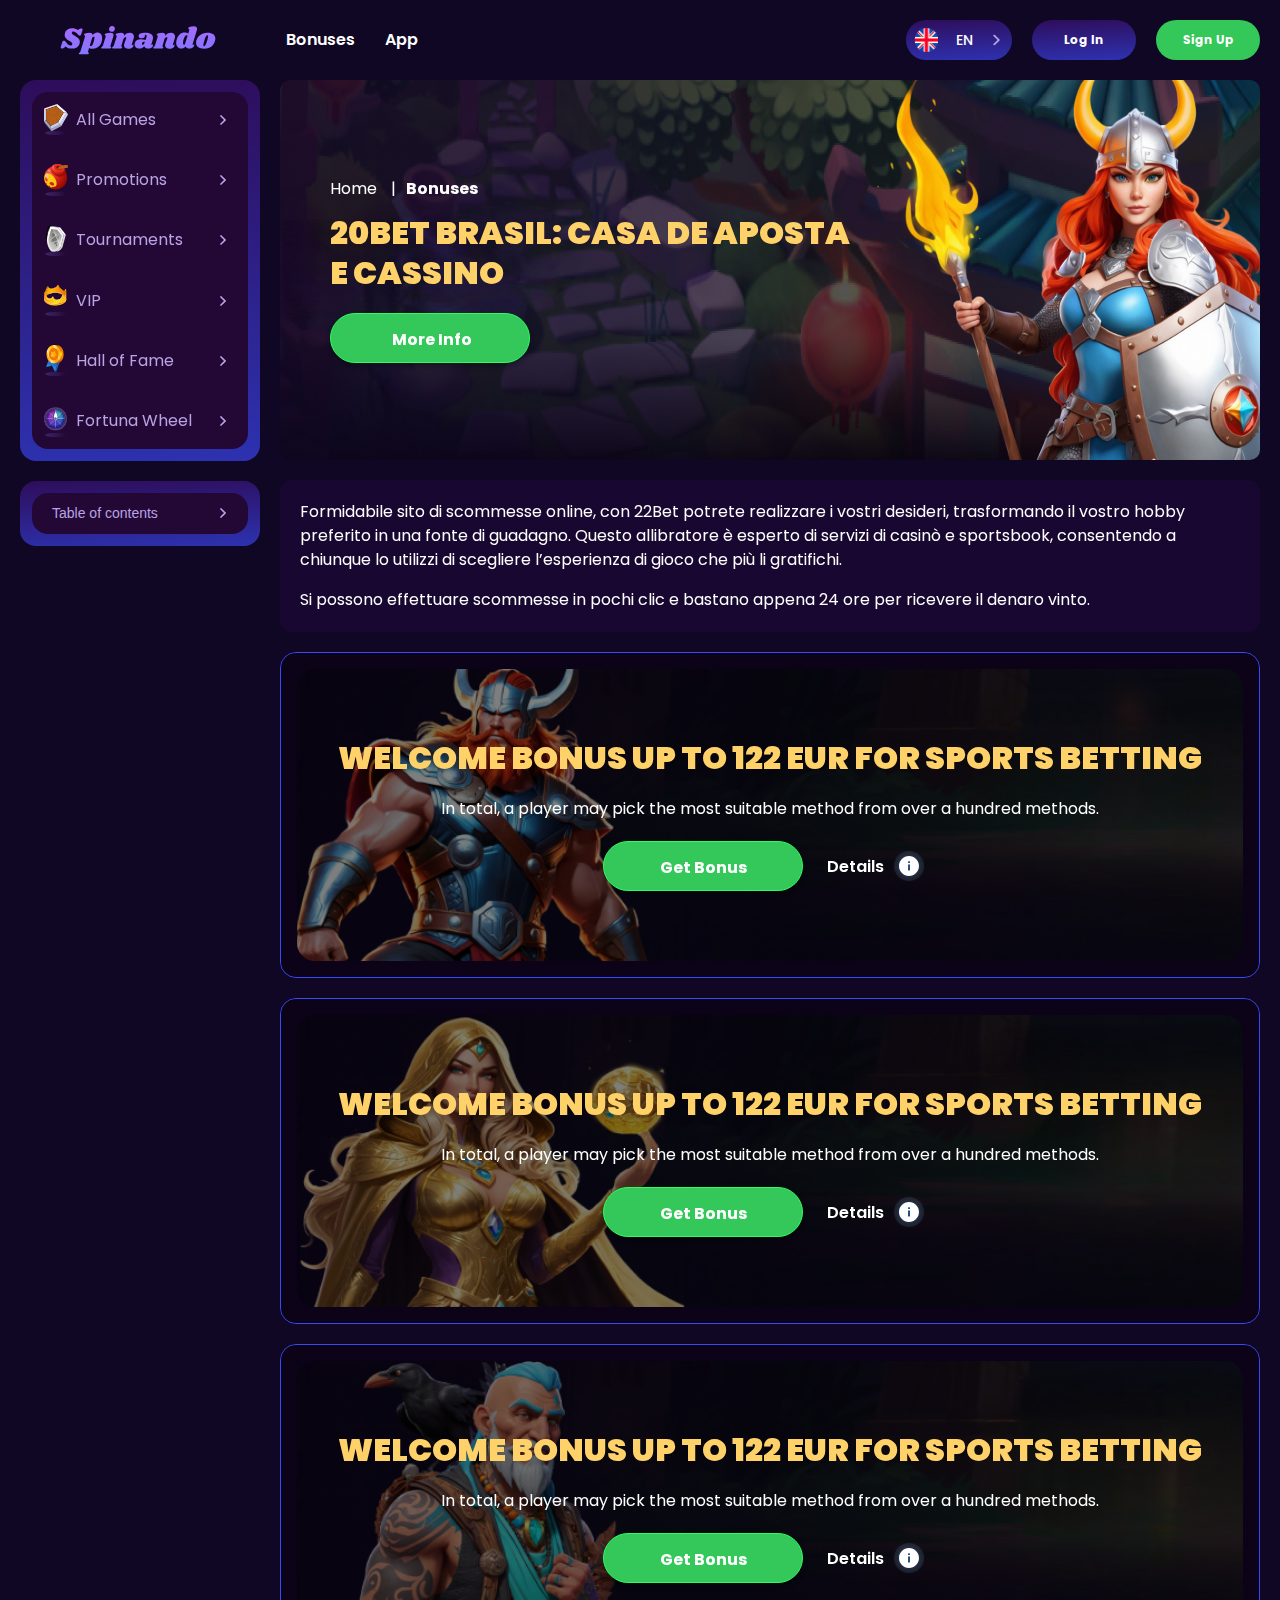
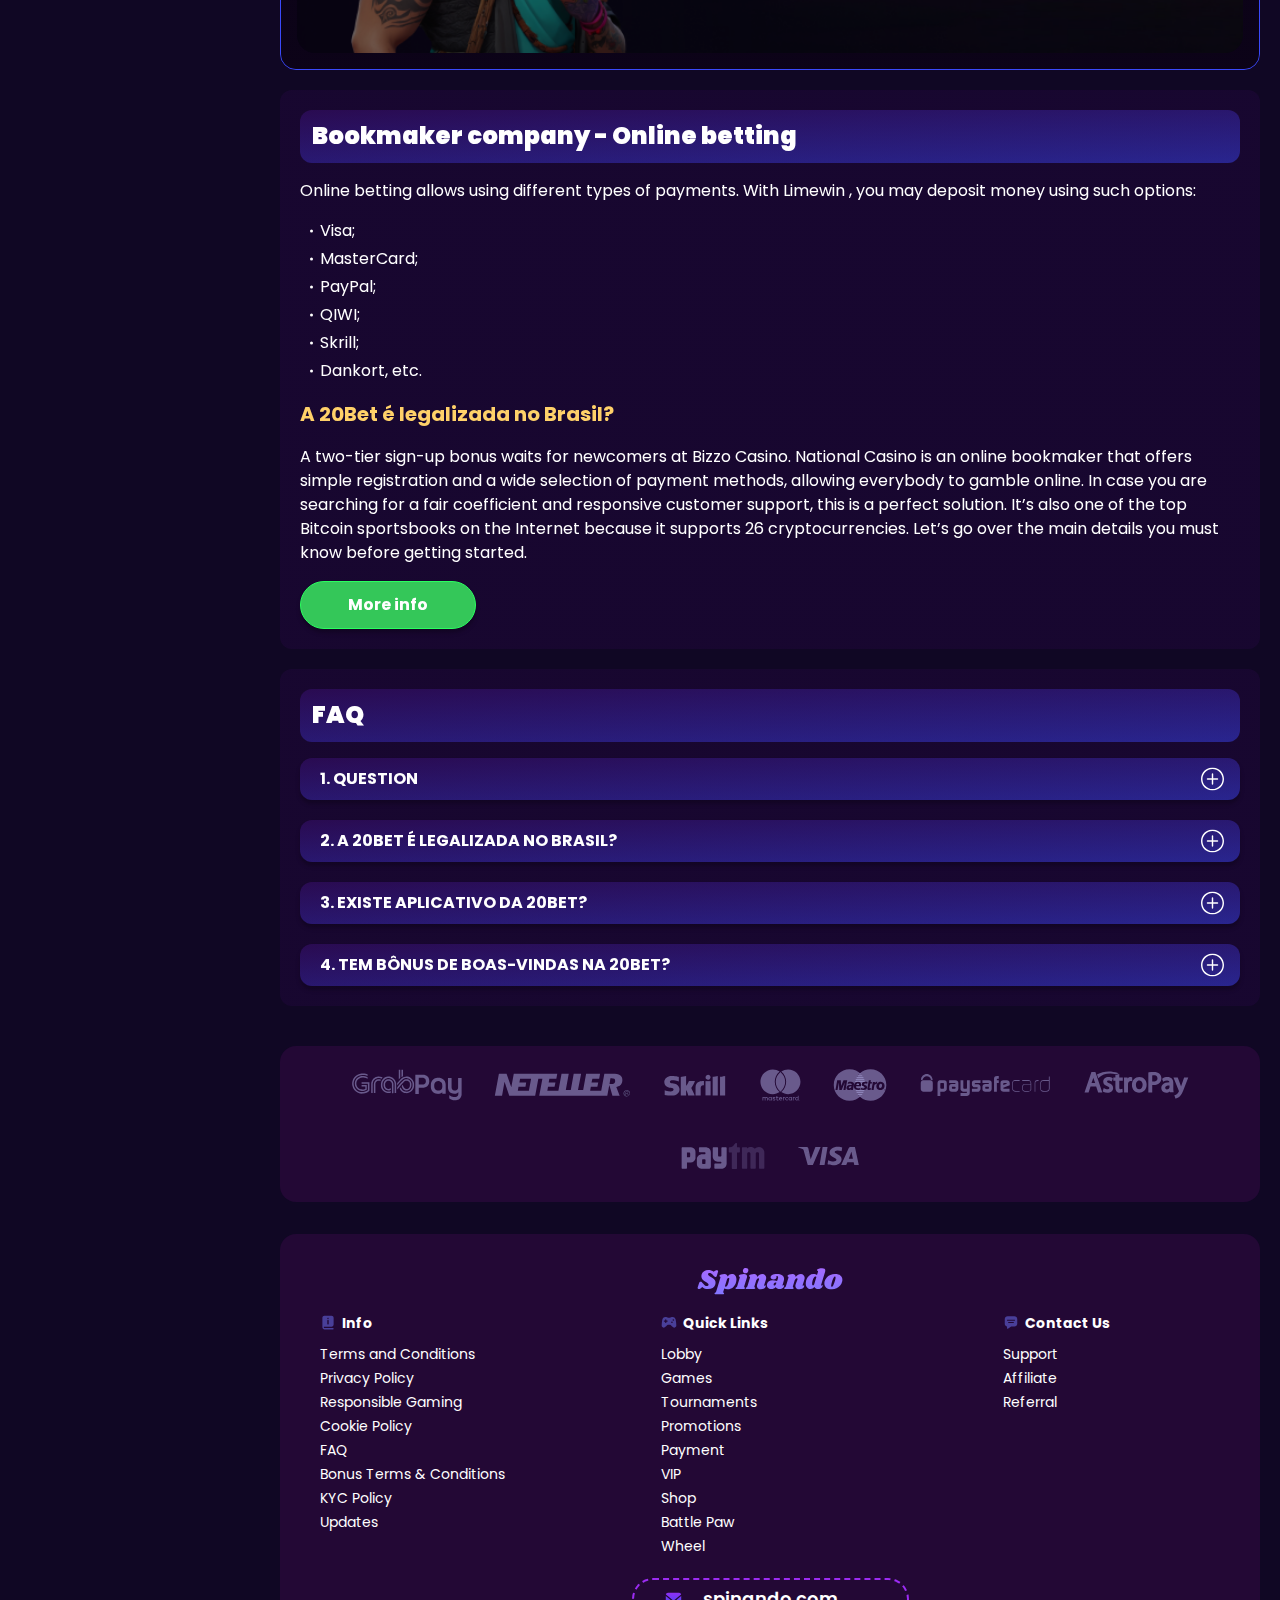
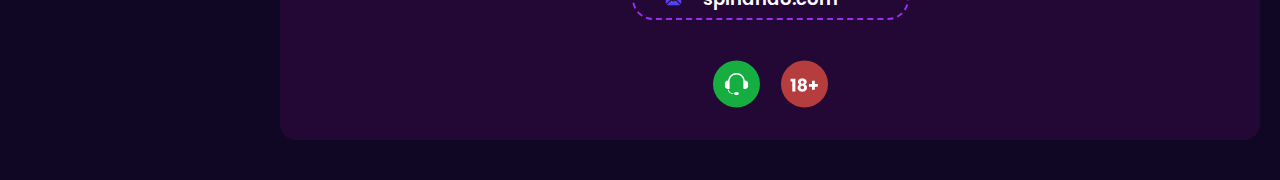
<file: bonus.html>
<!DOCTYPE html>
<html lang="eu">
  <head>
    <meta charset="UTF-8" />
    <meta name="viewport" content="width=device-width, initial-scale=1.0" />
    <title>20Bet Brasil: Casa de Aposta 
      e Cassino</title>
    <meta
      name="description"
      content=""
    />
    <meta property="og:site_name" content="Slotsgem Casino" />
    <meta
      property="og:title"
      content="Welcome Package"
    />
    <meta property="og:type" content="website" />
    <meta property="og:url" content="http://spinando.eu.com"/>
    <meta property="og:image" content />
    <meta property="og:image:alt" content />
    <meta property="og:locale" content="eu" />
    <meta
      property="og:description"
      content="l"
    />
    <link rel="preconnect" href="https://fonts.googleapis.com" />
    <link rel="preconnect" href="https://fonts.gstatic.com" crossorigin />
    <link
      href="https://fonts.googleapis.com/css2?family=Poppins:wght@400;500;600;700;900&family=Roboto&family=Roboto+Condensed:ital,wght@0,100..900;1,100..900&display=swap"
      rel="stylesheet"
    />
    <link rel="stylesheet" href="./css/reset.css" />
    <link rel="stylesheet" href="./css/main.css" />
    <link rel="stylesheet" href="./css/media.css" />
    <link rel="icon" href="./images/favicon.ico" type="image/x-icon" />
    <script
      src="https://code.jquery.com/jquery-3.6.1.min.js"
      integrity="sha256-o88AwQnZB+VDvE9tvIXrMQaPlFFSUTR+nldQm1LuPXQ="
      crossorigin="anonymous"
    ></script>
  </head>
  <body>
    <header class="header">
      <section class="content header__content">
        <a href="./index.html" class="logo header__logo"
          ><img src="./images/logo.svg" alt="logo" title=""
        /></a>
        <button class="header__btn-menu">
          <svg
            width="16px"
            height="16px"
            viewBox="0 0 16 16"
            xmlns="http://www.w3.org/2000/svg"
          >
            <rect y="0" width="16" height="3" rx="1.5"></rect>
            <rect y="6.5" width="16" height="3" rx="1.5"></rect>
            <rect y="13" width="16" height="3" rx="1.5"></rect>
          </svg>
        </button>
        <nav class="menu header__menu">
          <ul class="header__menu-list">
            <li><a href="./bonus.html">Bonuses</a></li>
            <li><a href="./app.html">App</a></li>
          </ul>
          <div class="header__btn">
            <a
              href="#"
              class="header__button header__button-login header__btn-login"
              >Log in
            </a>
            <a
              href="#"
              class="header__button header__button-signin header__btn-signin"
              >Sign Up</a
            >
          </div>
          <div class="header__menu-contry">
            <ul>
            <li><a class="sidebar__country sidebar__country-menu " href="#">
              <span><img src="./images/flag.png" alt=" Flag" title /></span>
              <span>en</span>
            </a></li>
            <li><a href="#" class="sidebar__country sidebar__country-menu ">
              <span>
                <img src="./images/flag-de.png" alt="flag" title />
              </span>
              <span>de</span>
            </a>
          </li>
            <li><a href="#" class="sidebar__country sidebar__country-menu">
              <span>
                <img src="./images/flag-it.png" alt="flag" title />
              </span>
              <span>it</span>
            </a>
          </li>
           <li> <a href="#" class="sidebar__country sidebar__country-menu">
              <span>
                <img src="./images/flag-es.png" alt="flag" title />
              </span>
              <span>es</span>
            </a>
          </li>
           <li> <a href="#" class="sidebar__country sidebar__country-menu">
              <span>
                <img src="./images/flag-fi.png" alt="flag" title />
              </span>
              <span>fi</span>
            </a>
          </li>
          </ul>
          </div>
        </nav>
        <div class="header__language">
          <div class="header__flag-wrap">
            <a class="header__country" href="#">
              <span><img src="./images/flag.png" alt=" Flag" title /></span>
              <span>en</span>
            </a>
          </div>
          <div class="header__flag-menu">
            <ul>
              <li>
               
              </li>
              <li>
                <a href="#" class="header__flag-link">
                  <span>
                    <img src="./images/flag-de.png" alt="flag" title />
                  </span>
                  <span>de</span>
                </a>
              </li>
              <li>
                <a href="#" class="header__flag-link">
                  <span>
                    <img src="./images/flag-it.png" alt="flag" title />
                  </span>
                  <span>it</span>
                </a>
              </li>
              <li>
                <a href="#" class="header__flag-link">
                  <span>
                    <img src="./images/flag-es.png" alt="flag" title />
                  </span>
                  <span>es</span>
                </a>
              </li>
              <li>
                <a href="#" class="header__flag-link">
                  <span>
                    <img src="./images/flag-fi.png" alt="flag" title />
                  </span>
                  <span>fi</span>
                </a>
              </li>
             
            </ul>
          </div>
        </div>
        <a href="#" class="header__button header__button-login">Log in </a>
        <a href="#" class="header__button header__button-signin">Sign Up</a>

       
      </section>
    </header>
    <main class="main main-page">
     
      <section class="main__wrap main__wrap-page">
        <aside class="sidebar-wrapper">
          <section class="content sidebar">
            <nav class="menu sidebar__menu">
              
              <ul>
                <li >
                  <a href="#" ><img class="icon-default" src="./images/sidebar/games.svg" alt=" Games"  title/>
                    All Games</a>
                  
                </li>
               
                <li >
                  <a href="#" > <img class="icon-default" src="./images/sidebar/promotions.svg"  alt="Promotions"  title/>
                    
                    <span>Promotions</span></a>
                </li> 
                <li >
                  <a href="#" > <img class="icon-default" src="./images/sidebar/tournaments.svg"  alt="Promotions"  title/>
                    
                    <span>Tournaments</span></a>
                </li>    
                <li >
                  <a href="" ><img class="icon-default" src="./images/sidebar/vip.svg" alt="vip" title/>
                    VIP </a>
                </li>
                <li >
                  <a href="#" ><img class="icon-default" src="./images/sidebar/hall.svg" alt="Hall of Fame" title>
                   
                    Hall of Fame</a>
                </li>
                <li >
                  <a href="" ><img class="icon-default" src="./images/sidebar/fourtuna.svg" alt="vip" title/>
                    Fortuna Wheel </a>
                </li>
                
              </ul>

        
            </nav>
            
            <div class="sidebar__navigation">
              <button class="sidebar__links-button">
                Table of contents
              </button>
              <div class="sidebar__links">
                <ul class="sidebar__links-list">
                    <li ><a  href="#" title>Review </a></li>
                    <li ><a  href="#" title>Registration</a></li>
                    <li ><a  href="#" title>Layouts and navigation</a></li>
                    <li ><a  href="#" title>Betting</a></li>
                    <li ><a  href="#" title>Sports offers</a></li>
                    <li ><a  href="#" title>Sports betting</a></li>
                    <li ><a  href="#" title>Live stream</a></li>
                    <li ><a  href="#" title>Live betting</a></li>
                    <li ><a  href="#" title>Cash out</a></li>
                    
                </ul>
              </div>
            </div>
          </section>
        </aside>
  

      <section class="content__wrapper">
        <section class=" hero hero__bonus hero__page">
          <div class="background hero__background hero__background-page" >
            <img src="./images/bonus/bg-bonus.png" alt="hero" title />
          </div>
  
          <div class="hero__data hero__data-bonus">
            <ul
              class="breadcrumbs"
              itemscope
              itemtype="https://schema.org/BreadcrumbList"
            >
              <li
                itemprop="itemListElement"
                itemscope
                itemtype="https://schema.org/ListItem"
              >
                <a href="#" itemprop="item">
                  <span itemprop="name">Home</span></a
                >
                <meta itemprop="position" content="1" />
              </li>
              <li
                itemprop="itemListElement"
                itemscope
                itemtype="https://schema.org/ListItem"
              >
                <a href="#" itemprop="item"> <span itemprop="name">Bonuses</span></a>
                <meta itemprop="position" content="2" />
              </li>
            </ul>
            <h1 class="title general hero__title hero__title-page">
              20Bet Brasil: Casa de Aposta 
              e Cassino
            </h1>
            
            <a href="#" class="button hero__button hero__button-bonus">More Info</a>
          </div>
        </section>
        <section class="content page-nav">
          <div class="page-nav-button sidebar__links-button"> Table of contents</div>
          <ul class="page-nav-list sidebar__links-list">
            <li ><a  href="#" title>Review </a></li>
                    <li ><a  href="#" title>Registration</a></li>
                    <li ><a  href="#" title>Layouts and navigation</a></li>
                    <li ><a  href="#" title>Betting</a></li>
                    <li ><a  href="#" title>Sports offers</a></li>
                    <li ><a  href="#" title>Sports betting</a></li>
                    <li ><a  href="#" title>Live stream</a></li>
                    <li ><a  href="#" title>Live betting</a></li>
                    <li ><a  href="#" title>Cash out</a></li>
          </ul>
        </section>
        <section class="content article">
         
          <p>
            Formidabile sito di scommesse online, con
          22Bet potrete realizzare i vostri desideri, trasformando il vostro hobby preferito in una fonte di guadagno. Questo allibratore è esperto di servizi di casinò e sportsbook, consentendo a chiunque lo utilizzi di scegliere l’esperienza di gioco che più li gratifichi.
          </p>
          <p>Si possono effettuare scommesse in pochi clic e bastano appena 24 ore per ricevere il denaro vinto.</p>
        </section>

        <section class="content bonuses">
          <ul class="bonuses__list">
           
            <li class="bonuses__item">
              <div class="bonuses__img">
                <img src="./images/bonus/banner-bonus1.png" alt="" title="" />
              </div>
              <div class="bonuses__desc">
                <h2 class="title high bonuses__title">
                  WELCOME BONUS UP TO 122 EUR 
FOR SPORTS BETTING
                 </h2>
                 <p>In total, a player may pick the most suitable method from over a hundred methods. </p>
                 <div class="bonuses__buttons">
                   <a href="#" class="button bonuses__button ">Get Bonus</a>
                   <a href="#" class="button bonuses__button ">Details</a>
                   
                 </div>
                
              </div>
            </li>
            <li class="bonuses__item">
              <div class="bonuses__img">
                <img src="./images/bonus/banner-bonus2.png" alt="" title="" />
              </div>
              <div class="bonuses__desc">
                <h2 class="title high bonuses__title">
                  WELCOME BONUS UP TO 122 EUR 
                  FOR SPORTS BETTING
                 </h2>
                 <p>In total, a player may pick the most suitable method from over a hundred methods. </p>
                 <div class="bonuses__buttons">
                   <a href="#" class="button bonuses__button">Get Bonus</a>
                   <a href="#" class="button bonuses__button">Details</a>
                   
                 </div>
                
              </div>
            </li>
            <li class="bonuses__item">
              <div class="bonuses__img">
                <img src="./images/bonus/banner-bonus3.png" alt="" title="" />
              </div>
              <div class="bonuses__desc">
                <h2 class="title high bonuses__title">
                  
                    WELCOME BONUS UP TO 122 EUR 
FOR SPORTS BETTING
                 </h2>
                 <p>In total, a player may pick the most suitable method from over a hundred methods. </p>
                 <div class="bonuses__buttons">
                   <a href="#" class="button bonuses__button">Get Bonus</a>
                   <a href="#" class="button bonuses__button">Details</a>
                   
                 </div>
                
              </div>
            </li>
          </ul>
        </section>
       
        <section class="content article">
          <h2 class="article__title high title">
            Bookmaker company - Online betting
          </h2>
          <p>
            Online betting allows using different types of payments. With Limewin , you may deposit money using such options:
          </p>
          
          <ul class="article__list">
            <li >Visa; </li>
                  <li >MasterCard;</li>
                  <li >PayPal;</li>
                  <li>QIWI; </li>
                  <li>Skrill;</li>
                  <li>Dankort, etc.</li>
          </ul>
          <h3>A 20Bet é legalizada no Brasil?</h3>
          <p>A two-tier sign-up bonus waits for newcomers at Bizzo Casino. National Casino is an online bookmaker that offers simple registration and a wide selection of payment methods, allowing everybody to gamble online. In case you are searching for a fair coefficient and responsive customer support, this is a perfect solution. It’s also one of the top Bitcoin sportsbooks on the Internet because it supports 26 cryptocurrencies. Let’s go over the main details you must know before getting started.</p>
         
          <a href="#" class="button article__button article__button-page ">More info</a>
        </section>
        <section class="content faq ">
          <h2 class="title high faq__title ">FAQ</h2>
          <ul class="faq__list " itemscope itemtype="https://schema.org/FAQPage">
            <li class="faq__item"  itemscope itemprop="mainEntity" itemtype="https://schema.org/Question">
              <h3 class="title medium faq__subtitle js-button-expander"  itemprop="name">1. Question
               </h3>
              <div  class="faq__answer js-expand-content" itemscope  itemprop="acceptedAnswer" itemtype="https://schema.org/Answer">
                <p  itemprop="text">
                  Sim, a casa de apostas tem licença emitida por Curaçao, que é reconhecida no Brasil e a permite atuar por aqui.
                </p>
              </div>
            </li>
            <li class="faq__item"  itemscope itemprop="mainEntity" itemtype="https://schema.org/Question">
              <h3 class="title medium faq__subtitle js-button-expander"  itemprop="name">2. A 20Bet é legalizada no Brasil?
               </h3>
              <div  class="faq__answer js-expand-content" itemscope  itemprop="acceptedAnswer" itemtype="https://schema.org/Answer">
                <p  itemprop="text">
                  Sim, a casa de apostas tem licença emitida por Curaçao, que é reconhecida no Brasil e a permite atuar por aqui.
                </p>
              </div>
            </li>
            <li class="faq__item"  itemscope itemprop="mainEntity" itemtype="https://schema.org/Question">
              <h3 class="title medium faq__subtitle js-button-expander"  itemprop="name">3. Existe aplicativo da 20Bet?
               </h3>
              <div  class="faq__answer js-expand-content" itemscope  itemprop="acceptedAnswer" itemtype="https://schema.org/Answer">
                <p  itemprop="text">
                  Sim, disponível para sistemas operacionais iOS e Android.
                </p>
              </div>
            </li>
            <li class="faq__item"  itemscope itemprop="mainEntity" itemtype="https://schema.org/Question">
              <h3 class="title medium faq__subtitle js-button-expander"  itemprop="name">4. Tem bônus de boas-vindas na 20Bet?</h3>
              <div class="faq__answer js-expand-content" itemscope  itemprop="acceptedAnswer" itemtype="https://schema.org/Answer">
                <p  itemprop="text">
                  O pacote especial para novos usuários da 20Bet paga 100% sobre o primeiro depósito, com limite de 600 BRL.
                </p>
              </div>
            </li> 
            
            
          </ul>
        </section> 
      </section>
    </section>
    </main>
    <footer class="footer">
      <section class="content footer__content">
        <ul class="footer__cards">
         
          <li>
            <a href="#"
              ><img src="./images/grabpay.svg" alt="cards" title
            /></a>
          </li>
          <li>
            <a href="#"><img src="./images/neteller.svg" alt="cards" title /></a>
          </li>
          <li>
            <a href="#"><img src="./images/scrill.svg" alt="cards" title /></a>
          </li>
          <li>
            <a href="#"><img src="./images/mastercard.svg" alt="cards" title /></a>
          </li>
          <li>
            <a href="#"><img src="./images/maestro.svg" alt="cards" title /></a>
          </li>
          <li>
            <a href="#"><img src="./images/paysafecard.svg" alt="cards" title /></a>
          </li>
          <li>
            <a href="#"><img src="./images/astropay.svg" alt="cards" title /></a>
          </li>
          <li>
            <a href="#"><img src="./images/paytm.svg" alt="cards" title /></a>
          </li>
          
          <li>
            <a href="#"><img src="./images/visa.svg" alt="cards" title /></a>
          </li>
        </ul>
       <div class="footer__wrapper">
        <a href="./index.html" class="logo footer__logo"
        ><img src="./images/logo.svg" alt="logo" title=""
      /></a>
        <ul class="footer__menu">
          <li>
            <div>Info</div>
            <ul class="footer__info">
              <li><a href="#">Terms and Conditions
              </a></li>
              <li><a href="#">Privacy Policy</a></li>
              <li><a href="#">Responsible Gaming</a></li>
              <li><a href="#">Cookie Policy</a></li>
              <li><a href="#">FAQ</a></li>
              <li><a href="#">Bonus Terms & Conditions</a></li>
              <li><a href="#">KYC Policy</a></li>
              <li><a href="#">Updates</a></li>
            
            </ul>
          </li>
          
          <li>
            <div>Quick Links</div>
            <ul class="footer__info">
              <li><a href="#">Lobby</a></li>
              <li><a href="#">Games</a></li>
              <li><a href="#">Tournaments</a></li>
              <li><a href="#">Promotions</a></li>
              <li><a href="#">Payment</a></li>
              <li><a href="#">VIP</a></li>
              <li><a href="#">Shop</a></li>
              <li><a href="#">Battle Paw</a></li>
              <li><a href="#">Wheel</a></li>
            </ul>
          </li>
          <li>
            <div>Contact Us
            </div>
            <ul class="footer__info">
              <li><a href="#" >Support</a></li>
              <li><a href="#">Affiliate</a></li>
              <li><a href="#">Referral</a></li>
            </ul>
          </li>
        </ul>
        <div class="footer__wrapp">
          
          <a href="#" class="footer__link">
            spinando.com
          </a>
          <div class="footer__btn">
            <img src="./images/support.svg" alt="support" title />
          <img src="./images/age.svg" alt="age" title />
          </div>
        </div>
       </div>
       
       
      </section>
    </footer>
    <script src="./js/sidebar.js" defer></script>
    <script src="./js/expander.js" defer></script>
    <script src="./js/mobile-menu.js" defer></script>
    <script src="./js/flag.js" defer></script>
  </body>
</html>
</file>
<file: css/main.css>
html {
  scroll-behavior: smooth;
  text-size-adjust: 100%;
  box-sizing: border-box;
  
}

body {
  display: block;
  position: relative;
  width: 100%;
  font-family:'Poppins', sans-serif;
  font-size: 16px;
  font-weight: 400;
  line-height: 150%;
  text-align: left;
  color: #FFFFFF;
  background: #100724;
  overflow-x: hidden;
}

.content {
  display: block;
  position: relative;
  width: 100%;
  max-width: 1250px;
  max-width: 1400px;
  /* overflow: hidden; */
  border-radius: 12px;
  background: linear-gradient(177.23deg, rgba(59, 9, 98, 0.2) 109.74%, rgba(58, 73, 249, 0.2) 109.75%);
  padding: 20px ;
  margin: 0 auto 20px auto;
}

h1,
h2,
h3,
h4,
.title {
  display: block;
  position: relative;
  font-size: 32px;
  font-weight: 900;
  line-height: 40px;
  text-align: center;
  color:#FFD169;
}

h2,
.title.high {
  display: flex;
  justify-content:left;
  align-items: center;
  font-size: 24px;
  line-height: 120%;
  font-weight: 900;
  color:#FFffff;
  text-align: left;
  background: linear-gradient(177.23deg, rgba(59, 9, 98, 0.5) -13.49%, rgba(58, 73, 249, 0.5) 109.75%);
  padding: 12px;
  border-radius: 12px;
  margin-bottom: 16px;
  margin-left: auto;
  margin-right: auto;
}



h3,
title.medium {
  font-size: 20px;
  font-weight: 700;
  line-height:150%;
  text-align:left;
  color:#FFD169;
}
h4,
title.mini {
  font-size: 28px;
  font-weight: 700;
  line-height: 32px;
  text-align: center;
  color:#FFffff;
}

article > *,
.article > *,
.desk > * {
  margin-top: 16px;
}

article > *:first-child,
.article > *:first-child,
.desk > *:first-child {
  margin-top: 0 !important;
}

article > h2,
.article > h2,
.desk > h2 {
  margin-top: 32px;
}

article > h3,
.article > h3,
.desk > h3 {
  margin-top: 16px;
}
article > h4,
.article > h4,
.desk > h4 {
  margin-top: 16px;
}

.button
 {
  position: relative;
  width: 200px;
  height: 50px;
  background: #34C759;
  border: 1px solid #2AFF5F;
  border-radius: 100px;
  overflow: hidden;
  font-size: 16px;
  font-weight: 700;
  line-height: 120%;
  text-align: center;
  text-decoration: none;
  color: #ffffff;
  white-space: nowrap;
  cursor: pointer;
  padding: 15.5px 61px;
  margin: 0 auto;
  box-shadow: 0px 4px 4px 0px #00000040;
  transition: all 0.5s;
 }




.button:hover {
  transform: scale(1.1);
}

.header__button {
  position: relative;
  min-width: 100px;
  height: 40px;
  font-size: 12px;
  font-weight: 700;
  line-height: 120%;
  text-align: center;
  text-decoration: none;
  text-transform: capitalize;
  border-radius: 100px;
  white-space: nowrap;
  color: #FFFFFF;
  cursor: pointer;
  padding: 13px 32px;
  margin: 0 auto;
 
    transition: all 0.5s;
}

.header__button-signin{
  background: #34C759;
  
  padding: 13px 26.5px;
  margin-right: 0;
  margin-left: 20px;
  
  
}

.header__button-signin:hover {
 
  background: linear-gradient(177.23deg, rgba(59, 9, 98, 0.7) -13.49%, rgba(58, 73, 249, 0.7) 109.75%);
 border:none;
  
}

.header__button-login {
  
  background: linear-gradient(177.23deg, rgba(59, 9, 98, 0.7) -13.49%, rgba(58, 73, 249, 0.7) 109.75%);

  margin-right: 0;
  margin-left: 20px;
}

.header__button-login:hover {
  background: #34C759;
  
}

.header,
.main,
.footer {
  display: flex;
  position: relative;
  justify-content: space-between;
  align-items: center;
  width: 100%;
  max-width: 1600px;
  padding: 20px;
  margin: 0 auto;
}

.background,
.hero__background {
  display: block;
  position: absolute;
  bottom: 0;
  left: 0;
  height: 100%;
  width: 100%;
  overflow: hidden;
}

.background img,
.hero__background img {
  position: relative;
  display: block;
  width: 100%;
  height: 100%;
  object-fit: cover;
}
.images img {
  border-radius: 6px;
  width: 100%;
  /* height: 100%; */
  overflow: hidden;
}

.faq {
  overflow-anchor: none;
}

/* -------------------HEADER---------------- */

.header {
  position: fixed;
  top: 0;
  left: 0;
  right: 0;
  background: #100724;
  padding: 0;
  z-index: 100;
  max-width: 100%;
}

.header__content {
  display: flex;
  align-items: center;
  /* justify-content: space-between; */
  flex-direction: row;
  max-width: 1600px;
  max-height: 80px;
  border-radius: 0;
  background: #100724;
  padding: 20px;
  margin-bottom: 0;
}

.logo {
  display: block;
  position: relative;
  flex: 0 0 156px;
  margin-right: 70px;
  padding: 20px 0;
  transition: all 0.5s;
}

.header__logo {
  margin-left: 40px;
}

.logo:hover {
  transform: scale(1.2);
}

.logo img {
  display: block;
  position: relative;
  width: auto;
  max-height: 32px;
}

.header__menu {
  display: flex;
  white-space: nowrap;
  max-height: calc(100vh - 80px);
  overflow-y: auto;
}

.header__menu-list {
  display: flex;
  flex: 1 1 auto;
  flex-direction: row;
  justify-content: center;
  align-items: center;
  white-space: nowrap;
  gap: 30px;
  

}

.header__country{
  display: flex;align-items: center;
  background: linear-gradient(177.23deg, rgba(59, 9, 98, 0.7) -13.49%, rgba(58, 73, 249, 0.7) 109.75%);
  border-radius: 20px;
  padding: 8px 39px 8px 8px;
  margin-left: auto;
}

.header__language{
  margin-left: auto;
  
}

.header__country::after{
  content: "";
    position: absolute;
    display: block;
    width: 12px;height: 12px;
    top: 50%;
    transform: translateY(-50%);
    right: 10px;
    background: url(../images/sidebar/sidebar-arrowDown.svg)no-repeat center center / contain;
    transition: transform 0.3s ease-in-out;
}

.header__country.active::after{
  transform: translateY(-50%) rotate(180deg);
  
}

.header__country span:last-child{
  color: #ffffff;
  font-weight: 500;font-size: 14px;
  line-height: 100%;
  text-transform: uppercase;
  margin-left: 18px;
}

.header__country img,.header__flag-link img{
  width: 24px;height: 24px;
  vertical-align: middle;
}

.header__menu-list li {
  display: block;
  text-align: left;
  transition: all 0.5s;
}

.header__menu-list li a {
  display: block;
  color: #ffffff;
  font-weight: 600;
  padding: 20px 0;
  
  
}

.header__menu li a:hover {
 color: #18C214;

}


.sidebar__country span {
  display: inline-block;
}

.sidebar__country-menu  img{
  width: 24px;height: 24px;
  vertical-align: middle;
  margin-right: 10px;
}

.header__country.active {
 
  border-bottom-right-radius: 0;
  border-bottom-left-radius: 0;
}

.header__btn {
  display: none;
}

.header__flag-menu {
  display: none;
  position: absolute;
  top: 60px;
  right: 260px;
  max-width: 100%;
  width: 106px;
  height: auto;
  border-bottom-right-radius: 12px;
  border-bottom-left-radius: 12px;
  border-top-right-radius: 0;
  border-top-left-radius: 0;
 
  background: linear-gradient(177.23deg, rgba(59, 9, 98, 1) -13.49%, rgba(58, 73, 249, 1) 109.75%);
 
  padding: 8px;
  z-index: 9999;
  
  
}
/* .header__flag-menu ul li {
  width: max-content;
} */

.header__flag-link {
  display: flex
;
  flex-direction: row;
  align-items: center;
  justify-content: flex-start;
  padding: 0 16.5px;
  gap: 9px;
}
.header__flag-menu.active {
  display: block;
}


.header__flag-menu ul li + li {
  margin-top: 8px;
}

.header__flag-link:last-child span {
  font-weight: 500;
  color: #ffffff;
  text-transform: uppercase;
}


.header__menu-contry{
  display: none;
 /* display: flex; */
 justify-content: center;
 align-items: center;
 flex-direction: row;
 flex-wrap: wrap;
 margin-top: 20px;
 background: linear-gradient(177.23deg, rgba(59, 9, 98, 0.9) -13.49%, rgba(58, 73, 249, 0.9) 109.75%);
 border-radius: 20px;
 padding: 10px;
 width: 200px;
 margin-left: auto;
 margin-right: auto;
}

.header__menu .header__menu-contry ul{
  display: flex
;
    flex-direction: row;
    flex-wrap: wrap;
    align-items: center;
gap:12px;
margin-bottom: 0;
}

.header__menu .header__menu-contry ul li + li {
  margin-top: 0;
 
}
/* -------------- header__btn-menu-----------*/

.header__btn-menu {
  display: block;
  flex: 0 1 auto;
  min-width: 0;
  background: #100724;
  border: 1px solid #ffffff;
  padding: 12px;
  order: 3;
  transition: all 0.5s;
}

svg {
  position: relative;
  fill: 
  #ffffff;
  line-height: 1;
  vertical-align: 1;
}

.header__btn-menu {
  display: none;
}

.header__menu .sidebar__country-menu{
  display: none;
}

/* -------------main------------- */
.main {
  padding-top: 80px;
  padding-bottom: 0;
}

.content__wrapper {
  display: block;
  position: relative;
  flex: 1 1 100%;
  margin-left: 20px;
}

/* -------------sidebar--------- */

.sidebar-wrapper {
  display: block;
  position: relative;
  align-self: stretch;
  flex: 0 0 240px;
}
.sidebar {
  position: sticky;
  top: 80px;
  bottom: 20px;
 
  box-shadow: none;
  background: none;
  padding: 0px;
  overflow-y: auto;
  height: calc(100vh - 100px);
 
}

.sidebar::-webkit-scrollbar {
  display: none;
}


.sidebar__menu{
  margin-bottom: 20px;
}

.sidebar__menu ul li a {
  display: block;
  position: relative;
  color: #B8A3E4;
  transition: all 0.5s;
  display: flex;
  align-items: center;
  transition: all 0.5s;
}


.sidebar__links-list li a{
  padding:0 8px ;
  padding: 8px 20px;
  transition: all 0.5s;
}

/* .sidebar__menu ul li:hover a img {
  filter: brightness(0) saturate(100%) invert(35%) sepia(60%) hue-rotate(-60deg) saturate(700%) brightness(1);
} */

.sidebar__menu ul li:hover  {
  background: linear-gradient(177.23deg, rgba(59, 9, 98, 0.7) -13.49%, rgba(58, 73, 249, 0.7) 109.75%);

}

/*  */

.sidebar__menu, .sidebar__navigation{
  padding: 12px;
  background: linear-gradient(177.23deg, rgba(59, 9, 98, 0.7) -13.49%, rgba(58, 73, 249, 0.7) 109.75%);
  border-radius: 16px;
  
}

.sidebar__menu ul{
  background: #230835;
  border-radius: 16px;
}

.sidebar__menu ul li{
  position: relative;
  display: flex;
  align-items: center;
  padding: 0 12px;
  padding: 12px;
  transition: all 0.5s;
}


.sidebar__menu ul li + li {
  margin-top: 5px;
}
.sidebar__menu li a img {
  min-width: 24px;
  min-height: 24px;
  margin: auto;
  margin-right: 8px;
  vertical-align: middle;
}



.sidebar__links-button,.sidebar__nav-button {
  position: relative;
  width: 100%;
  font-size: 14px;
  font-weight: 400;
  line-height: 100%;
  color: #B8A3E4;
  text-align: left;
  background: #230835;
  border-radius: 16px;
  
  padding: 13.5px 60px 13.5px 20px;
  white-space: normal;
  transition: all 0.5s;
}



.sidebar__links-button.active{
border-bottom-right-radius: 0;
  border-bottom-left-radius: 0;}


.sidebar__links-button::after ,.sidebar__menu ul li::after,
.page-nav-button::after
{
  content: "";
  display: block;
  position: absolute;
  right: 20px;
  top: 50%;
  transform: translateY(-50%);
  width: 11px;
  height: 11px;
  background: url(../images/sidebar/sidebar-arrowDown.svg) no-repeat center center / contain;
  transition: transform 0.3s ease-in-out;
}

.sidebar__links-button.active::after {
  transform: translateY(-50%) rotate(180deg); 
 
}

.sidebar__links-list li a {
  position: relative;
  display: block;
  color: #B8A3E4;
  font-weight: 400;line-height: 100%;
  font-size: 12px;
  transition: all 0.5s;
 
}


.sidebar__links-list.active {
  display: block;
}




.sidebar__links-list li:hover a{
  color: #18C214;
 
}

.sidebar__links-list li:hover {
  background: linear-gradient(177.23deg, rgba(59, 9, 98, 0.7) -13.49%, rgba(58, 73, 249, 0.7) 109.75%);


}



.page-nav-button {
  margin-bottom: 0;
  cursor: pointer;
}

.sidebar__links-list,
.page-nav-list {
  overflow: hidden;
  max-height: 0;
  transition: max-height 0.5s ease;
  background: #230835;
  border-bottom-right-radius: 16px;
  border-bottom-left-radius: 16px;

}

.page-nav-list{
  padding:0 16px ;
 
}


.sidebar__links-list.active,
.page-nav-list.active {
  display: block;
  max-height: 1000px;
}

/* .page-nav-list.active {
  margin-top: 10px;
  margin-bottom: 10px;
 

} */

.page-nav {
  display: none;
 
 border:1px dashed #3A49F9;
  padding: 0;
}

/* -----------hero------ */

.hero {
  display: flex;
  justify-content: left;
  align-items: flex-start;
  min-height: 380px;
  height: 380px;
  padding: 0;
  border-radius: 12px;
  padding: 55px 30px ;
  /* max-width: 1400px; */
}

.hero__data {
  display: flex;
  flex-direction: column;
  justify-content: left;
  align-items: flex-start;
  position: relative;
  max-width: 560px;
  border-radius: 12px;
  padding: 20px;

  
}


.hero__text{
  
  margin-bottom: 20px;               ;
}

.hero__title {
  display: flex;
  flex-direction: column;
  align-items: flex-start;
  text-align: left;
  color:#FFD169;
  text-transform: uppercase;
  margin-bottom: 10px;

} 


.hero__rating {
  display: flex;
  justify-content: center;
  align-items: flex-start;
  font-size: 15px;line-height: 24px;
  font-weight: 400;
  color:#ffffff;
  text-transform: uppercase;
  margin-bottom: 10px;
  }

.hero__rating p {
  margin-right: 16px;
 
}
.hero__rating span {
  display: flex;
  align-items: center;
  gap: 4px;
}

/* .hero__rating span:nth-child(1) {
  font-weight: 800;

} */


.hero__button {
  margin-left:0;
  z-index: 3;
}
/* -------------article--------------- */

.article .article__subtitle {
  justify-content: start;
  font-size: 20px;
  line-height: 32px;
  color: #ffffff;
  padding: 0;
  margin: 16px 0 0 0;
  text-decoration: none;
}

.article__button,
.ratings__button {
  display:flex;
  justify-content: center;
  align-items: center;
  width: 176px;
  height: 48px;
  margin-top: 16px;
  margin-right: auto;
  margin-left:0;
  transition: all 0.5s;
}

.article__button:hover,
.ratings__button:hover {
  transform: none;
  background: linear-gradient(177.23deg, #392B6B -13.49%, #3942B1 109.75%);

}

.article ul li {
  position: relative;
  padding-left: 20px;
}

.article ul li + li{
  margin-top: 4px;
}

.article ul li::before,.article .article__list li::before
 {
  content: "";
  position: absolute;
  display: block;
  width: 4px;
  height: 1px;
  
  top: 50%;
  transform: translateY(-50%);
  left: 10px;
  background: #ffffff;
}

.article .article__list li::before{
  width: 3px;height: 3px;border-radius: 50%;;
}

/* для нумерованного списка */

.article ol {
  counter-reset: ol;
  position: relative;
  
}

.article ol li {
  counter-increment: ol; 
  position: relative; 
  padding-left: 20px;}

.article ol li::before {
  content: counter(ol) "."; 
  display: inline-block;
  position: absolute;
  font: inherit;
  font-weight: 700;
  color: inherit;
  left: 0;
  top: 50%;
  transform: translateY(-50%);
}
/*  */

/* ------about----------- */
table {
  width: 50%;
  display: flex;
}
.about__group {
  display: flex;
  flex-direction: column;
  width: 100%;
  gap: 8px;

}
.about__group + .about__group {
  margin-left: 20px;
}
 table tr ,.features ul li {
  position: relative;
  display: flex;
  padding: 12px 20px ;
  background: linear-gradient(177.23deg, rgba(59, 9, 98, 0.5) -13.49%, rgba(58, 73, 249, 0.5) 109.75%);

 border-radius: 12px;
 
 
}

table td:first-child {
  width: 50%;
  font-weight: 600;
  color:#FFD169;
  
  
}

table td:last-child {
  width: 50%;
  padding-left: 10px;
}

/* ------------features------ */

.features__info  {
  display: block;
  position: relative;
  
  height: auto;
  
} 
.features__list {
  display: flex;
  gap: 20px;
  justify-content: space-between;
 }

  .features ul li {
    display: flex;
    align-items: center;
    padding: 12px 20px 12px 60px;
  }

  .features ul li::before{
    content: '';
    display: block;
    position: absolute;
    min-width: 24px;
    height: 24px;
    left: 20px;
    background: url(../images/main/features-icon.svg) no-repeat center center / contain;
  }
  
  .features__info ul{
    display: flex;
    flex-direction: column;
    gap: 8px;
  }

.features__info {
  width: 50%;
  
}

/* -------------banner---------------- */

.banner {
  display: flex;
  align-items: center;
  justify-content:center;
  overflow: hidden;
  width: 100%;
  height: 320px;
  padding: 67px 119px;
  background: transparent;
    border-radius: 16px;
    margin-bottom: 20px;

  
}

.banner__info {
  display: flex;
 
  flex-direction: column;
  align-items: center;
  position: relative;
  max-width: 448px;
  
  text-align: center;
 
  border-radius: 16px;
  padding: 16px;
}

.banner .banner__title-main {
  flex-direction: column;
  align-items:center;
  width: auto;
  font-weight: 700;
  line-height: 120%;
  font-size: 32px;
  color: #FFD169;
  text-align: center;
  text-transform: uppercase;
  margin-bottom: 16px;
  background: none;
  padding-left: 0;
  padding-right: 0;
}

.banner .banner__title::after,.banner .banner__title-main::before, .banner .banner__title-main::after {
  display: none;
  
}
.banner__title-main strong{
  position: relative;
  font-weight: 700;
  line-height: 120%;
  font-size: 32px;
  color:#ffffff;
  padding-left: 40px;padding-right: 40px;
  margin-bottom: 8px;
}

.banner__title-main strong::before,.banner__title-main strong::after{
  content:'';
  display: block;
  position: absolute;
  width: 32px;height: 18px;
  top:50%;
  transform: translateY(-50%);
  
  }
  
  .banner__title-main strong::before {
    left: 0;
    background: url(../images/before-title.svg) no-repeat center center / contain;
  }
  
  .banner__title-main strong::after {
    right: 0;
    background: url(../images/after-title.svg) no-repeat center center / contain;
  }
  
  




/* ------------ratings------------------- */
.ratings__list {
  
  display: flex;
 
  flex-wrap: wrap;
  gap: 8px;
  
}

.ratings__list li {
  position: relative;
  display: flex;
  justify-content: center;
  flex-direction: column;
  width: 100%;
  background: linear-gradient(177.23deg, rgba(59, 9, 98, 0.5) -13.49%, rgba(58, 73, 249, 0.5) 109.75%);
  border-radius: 12px;
  padding:24px 20px;
 
 
}


.ratings__content{
  display: flex;
  gap:20px;
}


.ratings__info {
  display: flex;
  flex-direction:row-reverse;
  justify-content:space-between;
  align-items: center;
  color:#FFffff;
  font-size: 15px;
  line-height: 24px;
  font-weight: 700;
  margin-bottom: 16px;
}


.ratings__list p{
  margin-right: auto;
  font-size: 15px;
  line-height: 24px;
  font-weight: 700;
  text-transform: uppercase;
}



/* .ratings__data span:nth-child(1){
  font-weight: 800;
} */

.ratings__img img{
  
  width: 33px;
  height: 32px;
}

.ratings__img img + img{
  margin-left: 16px;
}

.ratings__button{
  margin-left: auto;
}

/* --------faq------------- */

.faq__subtitle {
  position: relative;
  font-weight: 700;
  font-size: 16px;
  line-height: 100%;
  text-align: left;
  background:transparent;
  border-radius: 12px;
  background: linear-gradient(177.23deg, rgba(59, 9, 98, 0.5) -13.49%, rgba(58, 73, 249, 0.5) 109.75%);
  box-shadow: 0px 4px 4px 0px #00000040;
  color: #FFFFFF;
  cursor: pointer;
  text-transform: uppercase;
  padding: 13px 60px 13px  20px;
  
}

.faq__list li + li {
  margin-top: 20px;
}

.faq__subtitle::after {
  content: "";
  display: block;
  position: absolute;
  top: 50%;
  transform: translateY(-50%);
  right: 16px;
  width: 24px;
  height: 24px;
  background: url(../images/faq-plus.svg) no-repeat center center / contain;;
  transition: all 0.5s;
}

.faq__subtitle.active::after {
  background: url(../images/faq-minus.svg) no-repeat center center / contain;
  
}

.faq__item.active {
  position: relative;
  
 
  background-clip: padding-box;
}





.faq__subtitle.active {
 position: relative;
  border-bottom-right-radius: 0;
  border-bottom-left-radius: 0;
  border-bottom: none ;
 


}


.faq__answer {
  position: relative;
  padding:   13px 20px ;
  background: linear-gradient(177.23deg, rgba(59, 9, 98, 0.2) -13.49%, rgba(58, 73, 249, 0.2) 109.75%);
  box-shadow: 0px 4px 4px 0px #00000040;
  border-bottom-right-radius: 12px;
  border-bottom-left-radius:12px;
  color:#ffffff;
  
}



.js-expand-content {
  display: none;
  overflow: hidden;
}
/*  */

.js-expand-content.expanded {
  height: 100%;
  /* height: max-content; */
}


/* ---------main__arrow------ */
.main__arrow {
  display: block;
  position: fixed;
  width: 32px;
  height: 32px;
  right: 20px;
  bottom: 20px;
  background: url(../images/ArrowUp.svg) no-repeat center center / contain;
  z-index: 100;
}

/* -------footer------------ */
.footer {
  padding-top: 0;
  padding-left: 280px;
 
  max-width: 100%;
}

.footer__content {
  display: flex;
  flex-direction: column;
  align-items: center;
  background: transparent;
  max-width: 1300px;
  gap: 32px;
  padding-left: 0;
  padding-right: 0;
  margin-bottom: 0;
  
}

.footer__logo {
  display: flex;
  max-height: 30px;
  padding: 0;
  margin: 0 auto 0 auto;
  flex: 0 0 107px;
}

.footer__logo:hover{
  opacity: 0.5;
   transform: none;
 }
 
.footer__wrapper{
  display: flex;width: 100%;
  gap: 100px;
  align-items: flex-start;
  background: #230835;
border-radius: 16px;
padding: 32px 40px;
}

.footer__logo img {
  display: block;
}
.footer__menu {
  display: flex;
  flex-wrap: wrap;
  gap: 16px;
  align-items: center;
  align-content: center;
  justify-content: center;
  border-radius: 20px;
 
  padding: 4px 32px;
}

.footer__menu {
  display: flex;
  justify-content: space-between;
  align-items: flex-start;
  flex-wrap: wrap;
  padding: 0 30px;
  padding: 0;
}

.footer__menu div {
  position: relative;
  font-weight: 700;
  font-size: 14px;line-height: 100%;
  color: #ffffff;

  padding-left: 22px;
  margin-bottom: 12px;
}

.footer__menu div::before{
content: "";
display: block;
position: absolute;
width: 16px;height: 16px;
left: 0;
top:50%;
transform: translateY(-50%);
background: url(../images/before-information.svg) no-repeat center center / contain;
}

.footer__menu li:nth-child(2) div::before{
  background: url(../images/before-useful.svg) no-repeat center center / contain ;
}
.footer__menu li:nth-child(3) div::before{
  background: url(../images/before-contact.svg) no-repeat center center / contain;
}

.footer__menu li {
  position: relative;
  color: #ffffff;
  
  flex: 0 1 calc((100% - 30px) / 4);
}
.footer__info {
  position: relative;
}


.footer__info a {
  color: inherit;
  font-size: 14px;line-height: 150%;
  white-space: nowrap;
}



.footer__cards {
  display: flex;
  flex-wrap: wrap;
  justify-content: center;
  align-items: center;
  gap: 50px;
  background: #230835;
border-radius: 16px;
  padding: 16px 0;
  padding: 23px 25px;
  
}
.footer__cards li a {
  display: block;
}

.footer__cards li {
  transition: all 0.5s;
}

.footer__cards li:hover {
  transform: scale(1.1);
  filter: brightness(0) saturate(100%) invert(41%) sepia(92%) saturate(600%) hue-rotate(80deg) brightness(220%) contrast(110%);

}

.footer__cards img {
  width: 100%;
  height: auto;
  height: 32px;
}



.footer__wrapp {
  display: flex;
  flex-direction: column;
  align-items: flex-start;
  gap:12px;

}


.footer__wrapp{
  align-items: center;
  width: 50%;
  gap: 40px;
  
}

.footer__link{
  position: relative;
  font-size: 18px;
  font-weight: 600;
  line-height: 100%;color:#ffffff;
  border: 2px dashed #9c2cf3;
  border-radius: 100px;
  white-space: nowrap;
  padding: 10px 69px;
  transition: all 0.5s;
}


.footer__link:hover{
border:2px dashed #3A49F9;

}
.footer__link::before{
  content: "";
display: block;
position: absolute;
width: 20px;height: 20px;
left: 30px;
top:50%;
transform: translateY(-50%);
background: url(../images/email.svg) no-repeat center center / contain;

}

.footer__wrapp p {
  color:#ffffff;
}

.footer__btn{
  display: flex;
  flex-direction: row;
  gap:20px;
}

.footer__wrapp .footer__btn img{
  width: 48px;height: 48px;
}

.footer__wrapp img{
  display: block;
  width: 40px;height: 40px;
  margin-left: auto;
}

/* --------------bonus-page--------------- */
.breadcrumbs {
  display: flex;
  justify-content: left;
  text-align: center;
  margin-bottom: 12px;
  white-space: nowrap;
}

.breadcrumbs li:not(:last-child) a {
  padding-left: 0;
}


.breadcrumbs li a {
  font-weight: 400;
  color: #ffffff;
  padding: 10px;
}

.breadcrumbs li:first-child a:hover {
  color: #34C759;
}

.breadcrumbs li:last-child a {
  font-weight: 700;
}

.breadcrumbs > li:not(:last-child):after {
  content: "|";
  position: relative;
 color: #ffffff;
}

.hero__title-bonus {
  margin-bottom: 16px;
}

.article__link {
  color: #34C759;
}

.banner__background-page {
  height: 173px;
  max-height: 100%;
  object-fit: cover;
  
}


.banner__background-page img{
  display: block;
  height: 100%;
  width: 100%;
  object-fit: cover;
  

  
}



.hero__page {
  position: relative;
  max-width: 1504px;
    margin-left: auto;
    margin-right: auto;
  display: flex
;
  justify-content: left;
  align-items: center;
 border-radius: 10px;
  padding-top: 24px;
  padding-bottom: 24px;
  /* padding-left: calc(50% - 550px);
  padding-right: calc(50% - 550px); */
  overflow: hidden;
  margin-bottom: 20px;
}

.main-page{
  top: 0;
    display: block;
}

.hero__title-page{
  margin-bottom: 20px;
}

.main__wrap {
  display: flex
;
  position: relative;
  flex: 1 1 100%;
  justify-content: center;
  align-items: stretch;
  max-width: 1600px;
  /* padding: 20px 30px; */
  margin: 0 auto;
}
.content.bonuses {
  padding: 0;
  background: none;
  border:none;
  box-shadow: none;
}

.bonuses__list {
  display: flex;
  flex-direction: row;
  gap: 20px;
  display: grid
;
    grid-template-columns: repeat(1, 1fr);
}

.bonuses__item {
  position: relative;
  display: flex;
  background: transparent;
  flex-direction:column;
  width: 100%;
  max-height: 326px;
  min-height: 326px;
  height: auto;
  border-radius: 16px;
  padding: 0;
  overflow: hidden;
  background: linear-gradient(177.23deg, rgba(59, 9, 98, 0.2) 109.74%, rgba(58, 73, 249, 0.2) 109.75%);
  padding: 32px 20px;
 border: 1px solid #3A49F9;
}



.bonuses__item > * {
  position: relative;
}

.bonuses__item + .bonuses__item {
  margin-top: 0;
}


.bonuses__img{position: relative;
height: 100%;}
.bonuses__img img {
  position: relative;
  display: block;
  height: 100%;
  width: 100%;
  border-radius: 18px;
  object-fit: cover;
  
}

.bonuses__desc {
  position: absolute;
  top:50%;
  transform: translateY(-50%);
  right:  0;
  width: 65%;
  /* padding: 16px 20px 16px 50px; */
  padding: 16px 20px;
  height: auto;
  text-align: center;
}

 .title.bonuses__title {
  flex-direction: column;
  text-align: left;
  align-items:flex-start;
  width: auto;
  color:#FFD169;
  border: none;
  font-size: 32px;
  line-height:120%;
  font-weight: 900;
  position: relative;
  text-transform: none;
  margin-bottom: 20px;
  background: transparent;padding: 0;
}

.title.bonuses__title::before,.title.bonuses__title::after {
  display: none;
}

.bonuses__desc p{
text-align: left;
margin-bottom: 20px;
font-weight: 400;
}

.bonuses__buttons {
  display: flex;
  gap: 8px;
  
}

.bonuses__button {
  display: block;
  min-width: 200px;
  margin-left: 0;
  margin-right: 0;
  font-size: 16px;
  color: #ffffff;
  padding: 15.5px 54.5px;
 line-height: 120%;
  font-weight: 700;
  height: 50px;
  transition: all 0.5s;

  
}

.bonuses__button:first-child {
  background: #34C759;

  
  
}

.bonuses__button:first-child:hover {
  background: linear-gradient(177.23deg, rgba(59, 9, 98, 0.7) -13.49%, rgba(58, 73, 249, 0.7) 109.75%);
transform: none;
}

.bonuses__button:last-child {
  position: relative;
  width: 126px;
  min-width: 0;
  font-weight: 600;
  padding: 15.5px 16px;
  background: transparent;
 text-align: left;
 border: none;
 box-shadow: none;
  
}
.bonuses__button:last-child::after{
content:'';
display: block;
position: absolute;
top:50%;
transform: translateY(-50%);
right: 12px;

width: 32px;
height: 32px;
background: url(../images/bonus/after-button.svg) no-repeat center center / contain;
}
.bonuses__button:last-child:hover {
  background: #34C759;
 transform: none;
}



.article__list li + li {
  margin-top: 8px;
}

.banner__wrapper{
  display: flex;
  flex-wrap: wrap;
  flex-direction: column;
  gap:20px;
  padding: 0;
  background: none;
}


/* --------------------app-page------------- */
.banner__app {
  position: relative;
  display: flex;
  flex-direction: row;
  align-items: center;
  justify-content:center;
  min-height: 200px;
  border-radius: 12px;
  border: 2px solid #3B0962;
  overflow: hidden;
  padding: 63px 60px;
}

.hero__button-app{
  margin-top: 12px;
}

.banner__logo img {
  max-height: 90px;
}



.banner__content-app {
  display: flex;
  align-items: center;
  justify-content: space-between;
  flex-direction: row;
  align-items: flex-end;
  gap:16px;
  
}

.banner__button{
  display: flex;
  flex-direction: row;
  gap:27px;
}

.banner__btn {
  display: flex;
  flex-direction: column;
  position: relative;
  width: 240px;
  height: 64px;
  font-size: 15px;
  font-weight: 600;
  line-height: 20px;
  text-align: center;
  text-decoration: none;
  justify-content: center;
  border-radius: 50px;
  align-items: flex-start;
  background: linear-gradient(177.23deg, rgba(59, 9, 98, 0.7) -13.49%, rgba(58, 73, 249, 0.7) 109.75%);
  border: 2px solid #3A49F9;
  color: #ffffff;
    cursor: pointer;
    text-transform: uppercase;
  padding:  16px 38px;
  padding: 16px 30px 16px 80px;
  padding: 8px 32px 8px 60px;
  margin: 0 ;
  transition: all 0.3s ease;
  overflow: hidden;
  
}
.banner__background-app img{
  object-position: 10%;
}
.banner__btn:hover {
  transform: scale(1.1);
}

.banner__btn span{
  font-weight: 700;font-size: 24px;
  line-height: 32px;
  text-transform:none;
}


.banner__btn-android{
  padding: 8px 30px 8px 70px;
}

.banner__btn-app::after,
.banner__btn-android::after {
  content: "";
  position: absolute;
  left: 26px;
  
  top: 50%;
  transform: translateY(-50%);
  width: 32px;
  height: 32px;
  background: url(../images/app/android.svg) no-repeat center center / contain;
}

.banner__btn-android::after {
  background: url(../images/app/apple.svg) no-repeat center center / contain;
}
</file>
<file: css/media.css>
@media screen and (max-width: 1513px) {
  .footer__cards{
    gap:32px;
  }

  .footer__wrapper {
    gap:60px;
  }
}

@media screen and (max-width: 1468px) {
  .ratings__img img + img {
    margin-left: 12px;}
}

@media screen and (max-width: 1422px) {
  .footer__wrapper{
    gap: 40px;
  }
}

@media screen and (max-width: 1342px) {
 

  .hero__background img{
    object-position: 90%;
  }
}

@media screen and (max-width: 1393px) {
  .ratings__img img + img {
    margin-left: 8px;}
}

@media screen and (max-width: 1376px) {
  .footer__wrapper{
flex-direction: column;
align-items: center;
gap:20px;
flex:0;
  }

  .footer__wrapp {
    width: 100%;
  }
}

@media screen and (max-width: 1333px) {
  .ratings__img img + img {
    margin-left: 0;
    
}

}
@media screen and (max-width: 1313px) {
  .rating__wrapper {
    padding-left: 0;
  }

  .table tr td:nth-child(2) img {
    width: 20px;
  }
}

@media screen and (max-width: 1292px) {
  .features {
    flex-direction: column;
  }

  .content__wrapp {
  
    margin-bottom: 20px;
  }
  .features__wrapp {
    margin-left: 0;
    border-radius: 16px;
    width: 50%;
  }

  .features-banner__background {
    width: 100%;
    max-height: 571px;
  }


}



@media screen and (max-width: 1288px) {
  .features__table td:nth-child(1) {
    width: 45%
  }
  .features__table td:nth-child(2) {
    width: 55%;
    padding-left: 5px;
  }
  
}


@media screen and (max-width: 1252px) {
  .features-banner__data {
    padding: 20px;
  }

  .features-banner__title {
    font-size: 28px;
  }
  .features-banner__title span{
    font-size: 16px;
  }
  
  .hero{
    padding-left: 20px;
  }
}

@media screen and (max-width: 1233px) {
  
  .table tr td:nth-child(2) img {
    width: 18px;
  }
  .ratings__wrap {
    gap: 0;
  }

  .banner__app {
    padding-left: 20px;padding-right: 20px;
  }

  table,.features__info {
    width: 100%;

  }

  .about__group + .about__group {
    margin-left: 0;
    margin-top: 16px;
}
.features__list {
  flex-direction: column;
}


  
}

@media screen and (max-width: 1216px) {
  .ratings__content{
    flex-direction: column;
    gap:8px;
  }

  .ratings__img img + img {
    margin-left: 16px;
}
}
@media screen and (max-width: 1205px) {
.banner__info{
  background: rgba(0, 0, 0, 0.5);
  border-radius: 12px;
  min-width: 0;
}
.banner{
  padding-left: 20px;
  padding-right: 20px;
}

.banner__background img{
object-position: 1%;
}


}
@media screen and (max-width: 1183px) {
  
  .table tr td:nth-child(2) img {
    width: 24px;
  }
  .features-banner__title span {
    font-size: 22px;
}

  .content__wrapp {
    flex-direction: column;
  }
  .features-banner__title {
    font-size: 32px;
}
.hero__data {
   background: rgba(0, 0, 0, 0.5);
}
  .features__wrapp{
  width: 100%;
  height: 368px;
  }

  .features-banner__data {
    padding: 40px;
}

  
  .features .content__wrapp-last{
    flex-direction: column;
  }


  /* .background img{
    object-position: 99%;
  } */

  .banner{
    width: 100%;

  }


}

@media screen and (max-width: 1136px) {

table td:first-child {
  width: 50%;
}
table{
  flex-direction: column;
}
.about__group{
  width: 100%;
}
.about__group + .about__group {
  margin-left: 0;
  margin-top: 8px;
}

table td:last-child {
  width: 50%;
}}

@media screen and (max-width: 1087px) {
.features__info {
  width: 100%;}
  .features__list {
    width: 100%;
    flex-direction: column;
    gap:20px;
  }
  
}
@media screen and (max-width: 1060px) {




  .footer{
    padding: 20px;
  }

}

@media screen and (max-width: 781px) {
  

  .footer__menu{
    
    gap: 0;
  }
}

@media screen and (max-width: 777px) {
  /* -------------------------- */
  .header__menu {
    display: none;
  }
  .header__btn-menu {
    display: block;
    
    border: 1px solid 
    #ffffff;
    border-radius: 8px;
    margin-left: 15px;
  }
  .header__btn-menu.active {
    background: transparent;
  }

  .header__btn-menu svg {
    display: block;
    margin: 0;
  }
  .header__btn-menu svg rect {
    transform-origin: 50% 50%;
    transition: all 0.5s;
  }

  .header__btn-menu.active svg rect:nth-child(1) {
    x: -2px;
    y: 6px;
    width: 20px;
    transform: rotate(225deg);
  }

  .header__btn-menu.active svg rect:nth-child(3) {
    opacity: 0;
  }

  .header__btn-menu.active svg rect:nth-child(2) {
    x: -2px;
    y: 6px;
    width: 20px;
    transform: rotate(135deg);
  }

  .header__menu {
    /* display: none; */
    position: fixed;
    top: 80px;
    left: 0;
    width: 100%;
    height: 0;
    overflow: hidden;
    background: #230835;
    text-align: center;
    opacity: 0;
    padding: 20px 50px;
    transition: height 0.5s ease, opacity 0.5s ease;
    z-index: 100;
    overflow-y: auto;
    display: block;
  }

  .header__menu.active {
    display: block;
    height: 100vh;
    opacity: 1;
  }
  .header {
    z-index: 101;
  }
  .header__menu ul {
    display: flex;
    flex-direction: column;
    justify-content: center;
    text-align: center;
    margin-bottom: 16px;
  }
  .header__menu ul li {
    font-size: 14px;
    white-space: nowrap;
  }

  .header__menu-list li + li {
    margin-left: 0;
  }

  .header__menu ul li + li {
    margin-top: 10px;
  }
  .menu ul {
    gap: 5px;
  }

  .menu ul li:not(:last-child) {
    margin-right: 0;
  }

  .menu ul li a {
    padding-top: 5px;
    padding-bottom: 5px;
  }

  .header__btn {
    display: inline-block;
  }

  .header__btn a.header__btn-login,
  .header__btn a.header__btn-signin {
    display: block;
    min-width: 220px;
    margin-right: 0;
    padding-left: 20px;
    padding-right: 20px;
    margin-left: 0;
  }
  .header__btn a.header__btn-signin {
    margin-top: 16px;
  }

  /* ----------------------- */

  .header__menu .sidebar__country-menu{
    display: flex
;
    align-items: center;
    justify-content: center;
    padding: 0;
   
  }

  .header__menu .sidebar__country-menu span{
    color: #ffffff;
    text-transform: uppercase;
    
  }
  .header__menu .sidebar__country-menu span:first-child{
   margin-left: 0;
    
  }

  .sidebar__country{
    background: none;
  }

  .header__menu-contry{
    display: flex;
  }
}

@media screen and (max-width: 1017px) {
  .sidebar {
    display: none;
  }
  .page-nav {
    display: block;
  }
  .main {
    display: block;
  }
  .content__wrapper {
    margin-left: 0;
  }

  .footer{
    padding-left: 20px;
  }
  .header__logo {
    margin-right: auto;
  }


.banner__btn{
  width: 233px;
}

  
  .features-banner__data {
    
 
  max-width: 1000px;
  height: 400px;
}}
  

@media screen and (max-width: 807px) {
  .button__wrap-app {
    flex-direction: column;
    
  }
  

  
}

@media screen and (max-width: 774px) {
  

.ratings__content {
  flex-direction: column;
  gap:8px;
}

}

@media screen and (max-width: 777px) {
  .header__flag-menu{
    right: 317px;
  }
}

@media screen and (max-width: 750px) {


  .footer__cards-last {
    gap: 20px;
  }

  .ratings__content {
    flex-direction: column;
  }



}
@media screen and (max-width: 703px) {
  .bonuses__list{
    grid-template-columns: repeat(1, 1fr);
  }
 
}


@media screen and (max-width: 649px) {
  
  .hero{
    padding: 10px;
    align-items: center;
    justify-content: center;
  }

  .hero__data{
    width: 100%;
    min-width: 0;
  }

  .ratings__content {
    flex-direction: column;
   
  }
  .ratings__button{
    margin-left: auto;
  }
  .ratings__list {margin-top: 0;
  }
 
  .header__flag-menu {
    right: 197px;
}

  .header__button-login {
    display: none;
  }
  .ratings__img img + img {
    margin-left: 8px;
}
  
}


@media screen and (max-width: 619px) {
  

  .footer__menu > li {
    flex: 1 1 calc(50% - 20px);
}
.ratings__list li {
  width: 100%;
}

  .footer__menu{
    
    gap: 20px;
  }
}
@media screen and (max-width: 595px) {
 
  .features-banner__data {
    max-width: 500px;
    height: 300px;
}

.ratings__img img + img {
  margin-left: 2px;
}


}


@media screen and (max-width: 577px) {
  .table tr td:nth-child(3) {
    display: none;
  }

  .table tr td:nth-child(2) img {
    width: 20px;
    height: 20px;
  }
  .hero {
    padding: 20px;
  }

  

  .features-banner__data {
    max-width: 450px;
    height: 300px;
}

  .banner__info-ratings a{
    display: block;
    background: none;
}
}

@media screen and (max-width: 543px) {
  .ratings__info {
    flex-direction:column-reverse;
    gap:10px;
    margin-bottom: 10px;
  }

  .ratings__list p{
    margin-right: 0;
    margin-bottom: 0;
  }
  .ratings__list li {
    align-items: center;
  }

  .ratings__img img {
    width: 26px;
    height: 26px;
}
}

@media screen and (max-width: 536px) {

  .features-banner__title {
    font-size: 28px;
    line-height: 40px;
  }
  .header__flag-menu {
    right: 77px;
}

  .features-banner__title span {
    font-size: 18px;
  }
  .features__table td:nth-child(1) {
    width: 45%;
  }
  .features__table td:nth-child(2) {
    width: 55%;
  }
.hero__data{
  padding: 16px;
  align-items: center;
}
.hero__text,.hero__title{
  text-align: center;
}
.hero__button{
  margin-left: auto;
}

.header__button-signin {
  display: none;
}

.footer__wrapper{
  padding: 20px 10px;
}


.footer__wrap{
  flex-direction: column;
  align-items: center;
}

.footer__wrap p{
  text-align: center;
}
}

@media screen and (max-width: 518px) {
  .footer__menu {
    
    padding: 10px;
  }

  .ratings__img img {
    height: auto;
  }
  .features-banner__data {
    padding: 10px;
    
  }

  .header__logo{
    margin-left: 0;
    flex: 0 0 120px;
  }

 .banner__title-main > *:last-child{
    padding-left: 0;padding-right: 0;
   width: max-content;
  }
  .banner__title-main strong::before, .banner__title-main strong::after {
    display: none;
   
  }
}

@media screen and (max-width: 500px) {
  .bonuses__list{
  grid-template-columns: repeat(1, 1fr);
}
.ratings__list p{
  text-align: center;
}

.ratings__info {
  flex-direction: column-reverse;
}

.ratings__img img + img {
  margin-left: 0;
}

.ratings__img img {
  width: 22px;
}

}
@media screen and (max-width: 478px) {
  

  .features-banner__title {
    font-size: 22px;
    line-height: 32px;
  }

  .features-banner__title span {
    font-size: 14px;
  }

  .features__button {
    width: 220px;
  }

  .footer__wrap {
    flex-direction: column;
    align-items: center;
  }

  .footer__wrap img {
    margin-bottom: 16px;
  }

  .footer__wrap p {
    text-align: center;
  }

  
  .banner__info {
    width: 100%;
  }
  .banner {
    padding-right: 20px;
  }


}

@media screen and (max-width: 463px) {
 

  .features ul li {
    justify-content: center;
  width: 100%;
}

  .ratings__data {
    margin-left:0;
}

  .ratings__info p {
    margin-right: 0;
}

  .features__table td:nth-child(1) {
    font-weight: 400;
    font-size: 13px;
    width: 50%;
  }
  .features__table td:nth-child(2) {
    width: 50%;
    font-size: 12px;
  }

  h2::before, .title.high::before, h2::after, .title.high::after {
    display: none;

  }

  .ratings__list li{
    align-items: center;
  }

}

@media screen and (max-width: 457px) {
  .table tr td:nth-child(2) img {
    width: 18px;
    height: 18px;
  }



  .faq__subtitle {
    font-size: 18px;
  }
}

@media screen and (max-width: 455px) {
  .table tr td:nth-child(2) img {
    width: 16px;
    height: 16px;
  }

  .hero__button {
    width: 220px;
  }

  .hero__text {
    margin-bottom: 16px;
  }

  


  .banner__info {
    padding: 16px;
  }
  .footer__menu li:not(:last-child) a::after{

    display: none;
  }



  .banner .banner__title-main,.banner__title-main strong {
    margin-bottom: 16px;
    font-size: 28px;
    line-height: 32px;
  }

 

  .banner .banner__title-main{
    padding: 0;
  }
}



@media screen and (max-width: 414px) {
  .table tr td:nth-child(2) img {
    display: none;
  }

  .table tr td:nth-child(3) {
    display: block;
  }

  .features__table td:nth-child(1) {
    font-size: 12px;
  }
  .features__table td:nth-child(2) {
    font-size: 11px;
    padding-left: 5px;
  }
  .features__table td {
    white-space: normal;
  }
 .banner .banner__title-main {
align-items: center;
  }

  .ratings__img img + img {
    margin-left: 0;
  }

  .banner__button {
    margin-left: auto;
  }

     h2,
  .title.high{
   text-align: center;
}

.bonuses__button:first-child{
  min-width: 0;
  padding:15.5px  16px;
}

.banner__title-main > *:last-child{
  font-size: 24px;
}
}

@media screen and (max-width: 391px) {
  .hero__title,.hero__title strong {
    font-size: 28px;
  }

  .hero__data {
    padding: 10px;
  }
  .features-banner__data {
    max-width: 450px;
    
  
}
.banner{
  padding: 20px;
}
  
.ratings__img img {
  width: 18px;
}

}

@media screen and (max-width: 376px) {
  .features-banner__title {
    font-size: 18px;
    line-height: 24px;
  }

  .features-banner__title span {
    font-size: 12px;
  }

  .features__button {
    width: 200px;
  }
  .features-banner__data {
    height: 200px;
    
}

 
  .features__wrapp {
    height: 250px;
  }
}

@media screen and (max-width: 365px) {
  

  .hero__title{
    line-height: 34px;
  }
  .hero__text{
    line-height: 20px;
  }
  .hero__rating{
    margin-bottom: 10px;
  }

  
}

@media screen and (max-width: 353px) {
  
   .hero__data{
    padding: 10px;
   }

   .hero {
    padding: 16px;
   }

   .hero__title ,.hero__title strong{
    font-size: 24px;
}

.about{
  padding-left: 10px;padding-right: 10px;
}

.banner__title-main > *:last-child{
  font-size: 20px;
}

.ratings__img img {
  width: 20px;
}

.ratings__img img {
  width: 16px;
}
}

@media screen and (max-width: 341px) {
  .footer__menu{
    flex-direction: column;
    align-items: center;
  }

  .footer__info {
    display: flex
;
    flex-direction: column;
    align-items: center;
}
  

  .footer__menu > li {
    justify-content: center;
    display: flex
;
    flex-direction: column;
    align-items: center;
    flex: 1 1 100%}

    .header__country{
      display: none;
    }
}

/* ------------page bonus------------- */

@media screen and (max-width: 1525px) {
  .bonuses__desc{
    width: 70%;
  }

  .bonuses__img img {
    object-position: 1%;
  }
}

@media screen and (max-width: 1410px) {
  .bonuses__desc{
    width: 75%;
  }
}

@media screen and (max-width: 1366px) {
  .bonuses__desc{width: 100%;
  background: rgba(0, 0, 0, 0.5);
 height: 100%;
 display: flex
    ;
        flex-direction: column;
        justify-content: center;
  padding-left: 20px;
  }
  .bonuses__buttons{
    justify-content: center;
  }

  .bonuses__desc p,.title.bonuses__title{
    text-align: center;
  }

  .bonuses__button{
    width: 126px;
    
  }

  .bonuses__item {
    padding: 16px;
  }
}
@media screen and (max-width: 1339px) {
  .bonuses__item {
    width: 100%;
  }
  .bonuses__desc{
    max-width: 100%;
  }
}

@media screen and (max-width: 1293px) {


  .bonuses__item{
    justify-content: space-between;
  }
}

@media screen and (max-width: 1175px) {
  .bonuses__desc strong{
    font-size: 24px;
  }
}
@media screen and (max-width: 1113px) {
  .banner__data-bonus,
  .banner .banner__title {
    align-items: center;
  }

  .banner__data-bonus p {
    text-align: center;
  }

  .bonuses__desc strong{
    font-size: 26px;
    text-align: center;
    font-size: 22px;
    line-height: 36px;
  }
  
   
  
}
@media screen and (max-width: 1106px) {
  
}

@media screen and (max-width: 1081px) {
  .banner__data-bonus {
   width: 780px;
  padding: 10px;
  }

  

  .bonuses__img img {
    max-height: 320px;
  }


}

@media screen and (max-width: 1081px) {
  .banner__data-bonus {
   width: 750px;
 
  }
  
  .bonuses__list {
    grid-template-columns: repeat(1, 1fr);
}
}

@media screen and (max-width: 1017px) {
  .sidebar-wrapper {
    display: none;
  }

  .main__wrap-page{
    padding: 20px 0;
  }
  .banner__background-app img {
    object-position: 99%;
}
}

@media screen and (max-width: 756px) {
.banner__wrapper .banner__bonus {
  flex-direction: column;
}
.banner__data-bonus{
  flex-direction: column;
  padding: 20px;
  width: 100%;
}
.banner__wrapper .banner__bonus{
  justify-content: center;
}

}


@media screen and (max-width: 716px) {
  .banner__bonus {
    padding: 20px;
  }
}
@media screen and (max-width: 691px) {
  .banner__wrapper {
    flex-direction: column;
  }
  .banner__bonus {
    width: 100%;
  }

  .title.bonuses__title {
    font-size: 28px;
    line-height: 100%;
    padding-left: 0;padding-right: 0;
  }
}

@media screen and (max-width: 648px) {

.bonuses__item {
  flex-direction: column;
}

.bonuses__desc{
  text-align: center;
  width: 100%;
}



.bonuses__img {
  width: 100%;
}

.banner .banner__background-bonus img{
  object-position: 85%;
}
}

@media screen and (max-width: 628px) {
  .banner__title-bonus > *:last-child {
    font-size: 42px;
    line-height: 40px;
  }
}

@media screen and (max-width: 593px) {
  .bonuses__item {
    width: 100%;
  }

  .title.bonuses__title {
    font-size: 24px;}
}

@media screen and (max-width: 565px) {
  .bonuses__img img {
    min-height: 250px;
  }

  .bonuses__item {
    flex-direction: column;
  }

  .bonuses__desc {
    max-width: 100%;
    text-align: center;
}


}

@media screen and (max-width: 540px) {
  .banner__title-bonus > *:last-child {
    font-size: 36px;
    line-height: 40px;
    text-align: center;
  }

  .banner{
    height: auto;
  }

  .banner .banner__title-bonus{
    align-items: center;
  }
}

@media screen and (max-width: 536px) {
  .breadcrumbs {
    justify-content: center;
  }

  .banner .banner__background-bonus img {
    object-position: 75%;
}

}



@media screen and (max-width: 455px) {
  .hero__data-bonus {
    padding: 10px;
  }
  .banner__bonus{
    justify-content: center;
    align-items: stretch;
  }

  .banner__wrapper .banner__bonus {
    height: auto;
  }

  .bonuses__desc{
    padding-left: 20px;
  }

  .banner__data .banner__title{
    font-size: 22px;
    line-height: 24px;
  }

  .banner__button{
    margin-top: 16px;
  }



.bonuses__desc{
  align-items: center;
}

}

@media screen and (max-width: 422px) {
  .bonuses__img img {
      min-height: 280px;
  }
}

@media screen and (max-width: 391px) {
  .button-page {
    width: 200px;
  }
 
}

@media screen and (max-width: 378px) {

   .banner__bonus{
    padding: 10px;
   align-items: center
   }
}

@media screen and (max-width: 357px) {
  .banner__bonus{
    height: 260px;
  }
  .banner__data-bonus {
    padding: 10px;
    
  }

  .title.bonuses__title {
    font-size: 24px;
  }

  .bonuses__button{
    min-width: 0;
    width: 120px;
  }
}

/* ----------------page app ---------- */

@media screen and (max-width: 1151px) {
.banner__content-app{
  gap:20px;
}
}


@media screen and (max-width: 754px) {
 


  .banner__content-app {

    z-index: 1;
    padding: 40px 50px;
  }

  .banner__btn{
    border:1px solid #ffffff;
  }

  
}
@media screen and (max-width: 672px) {
  .banner__content-app {
    flex-direction: column;
    align-items: center;
    padding: 20px;
  }

  
}

@media screen and (max-width: 450px) {
 
  .banner__content-app{
    gap:16px;
    padding: 10px;
  }
  .banner__logo {
    margin-bottom: 0;
  }
}


@media screen and (max-width: 423px) {

  .banner__app {
    justify-content: center;
  }

 
}

@media screen and (max-width: 334px) {
  .banner__btn {
    width: 220px;
  
}
.banner__btn span {
  font-size: 22px;
}

}
</file>
